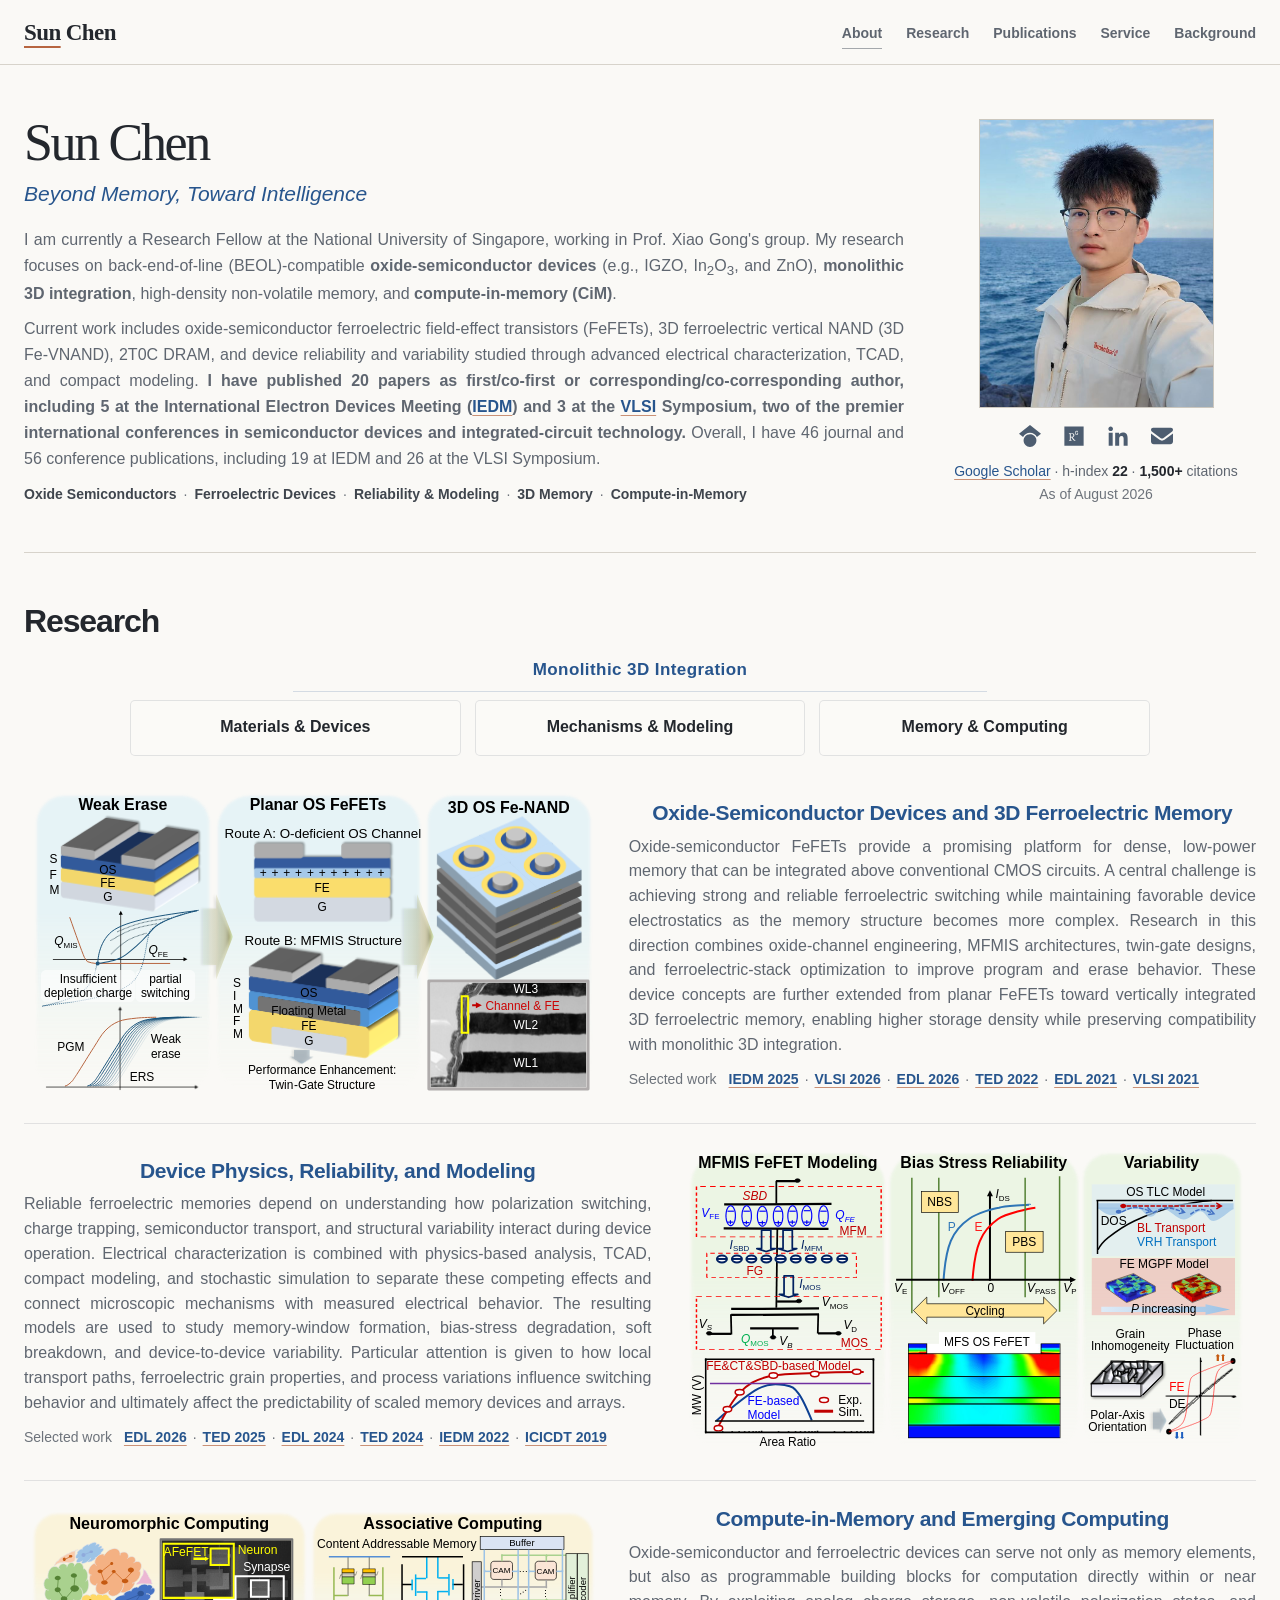
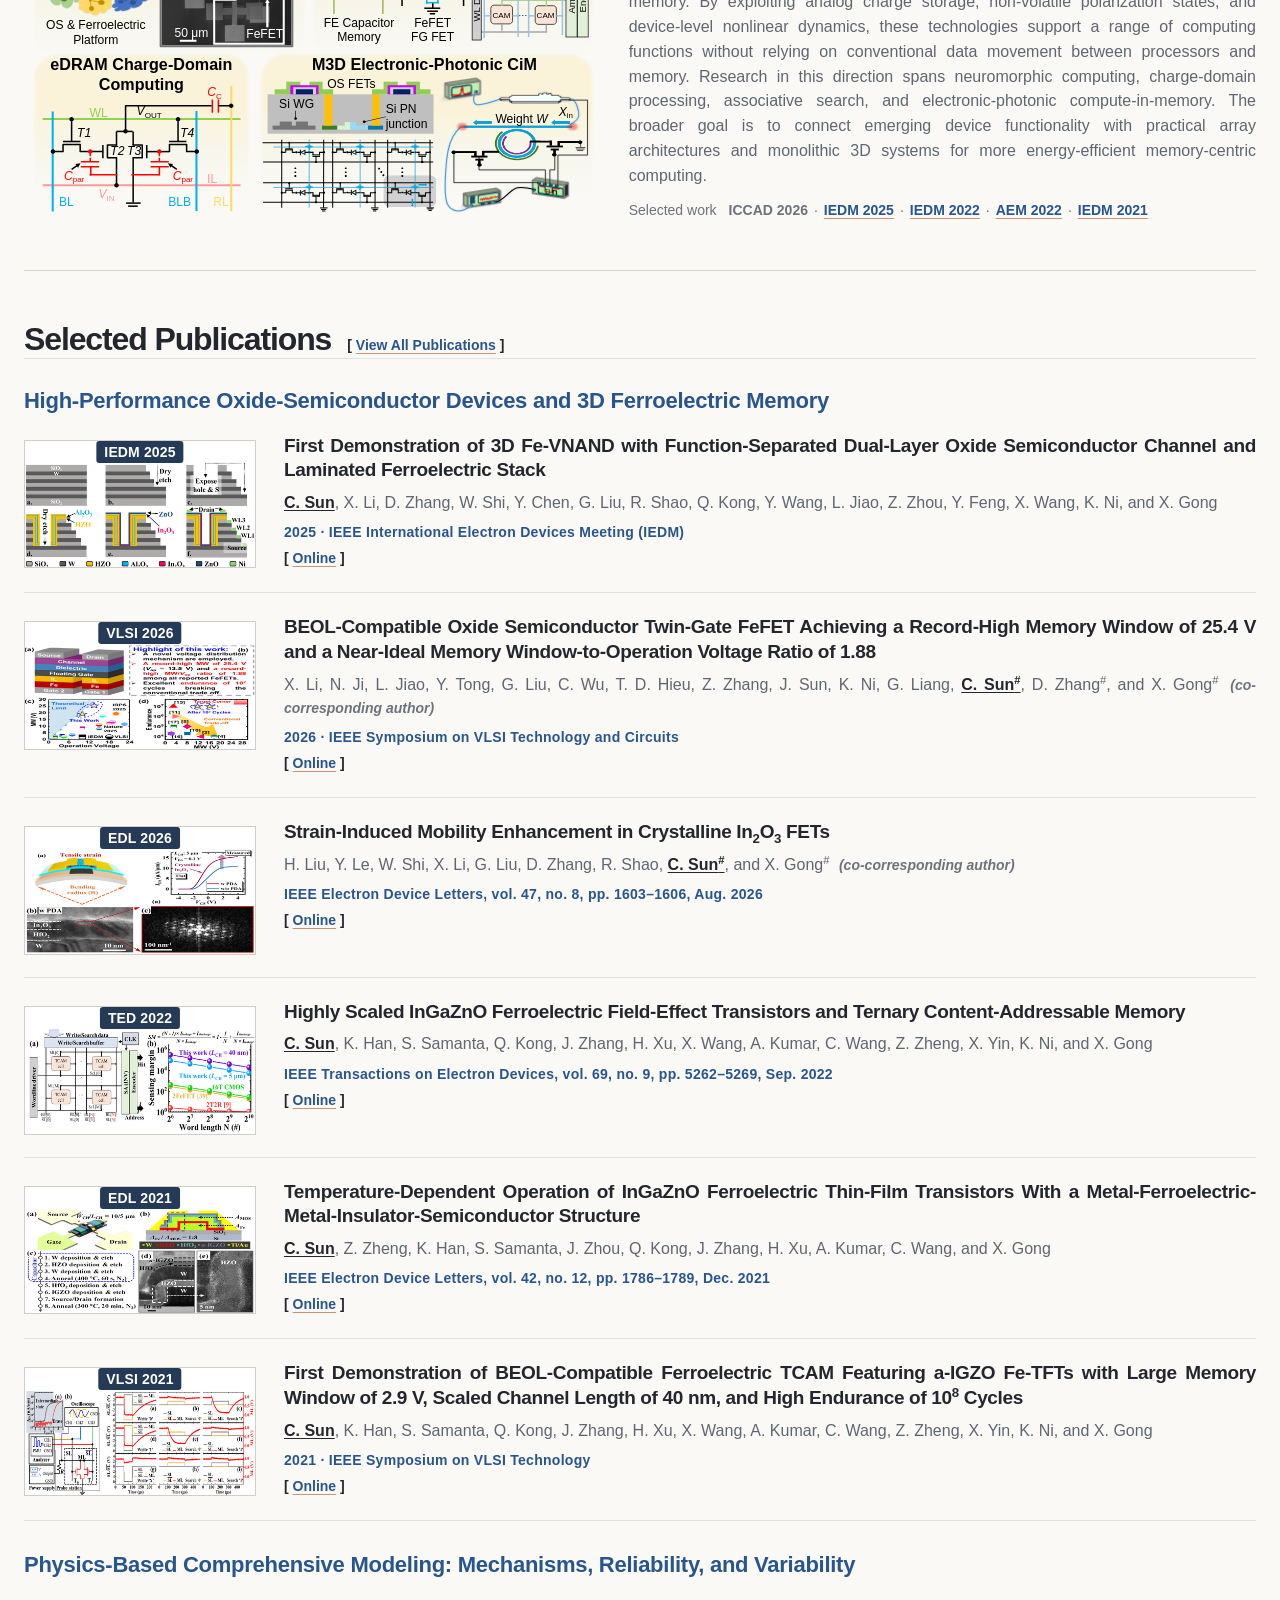
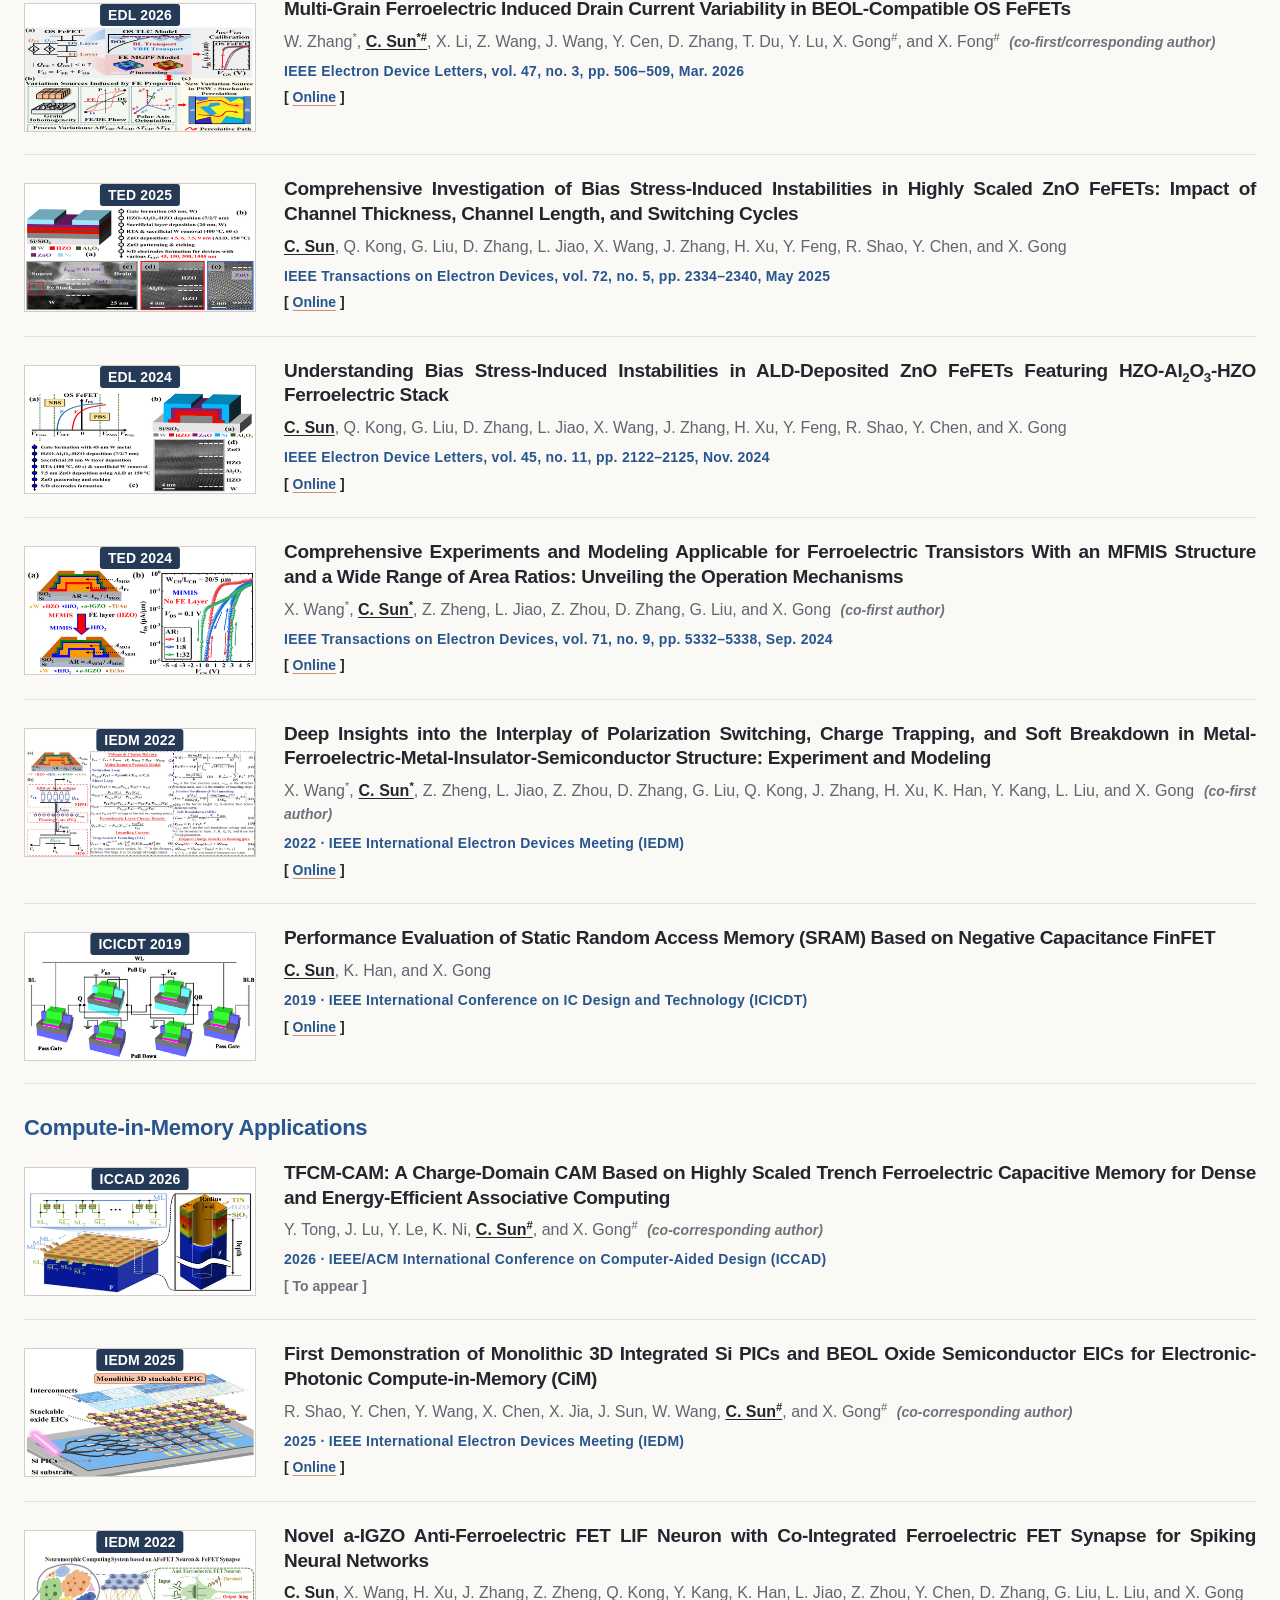
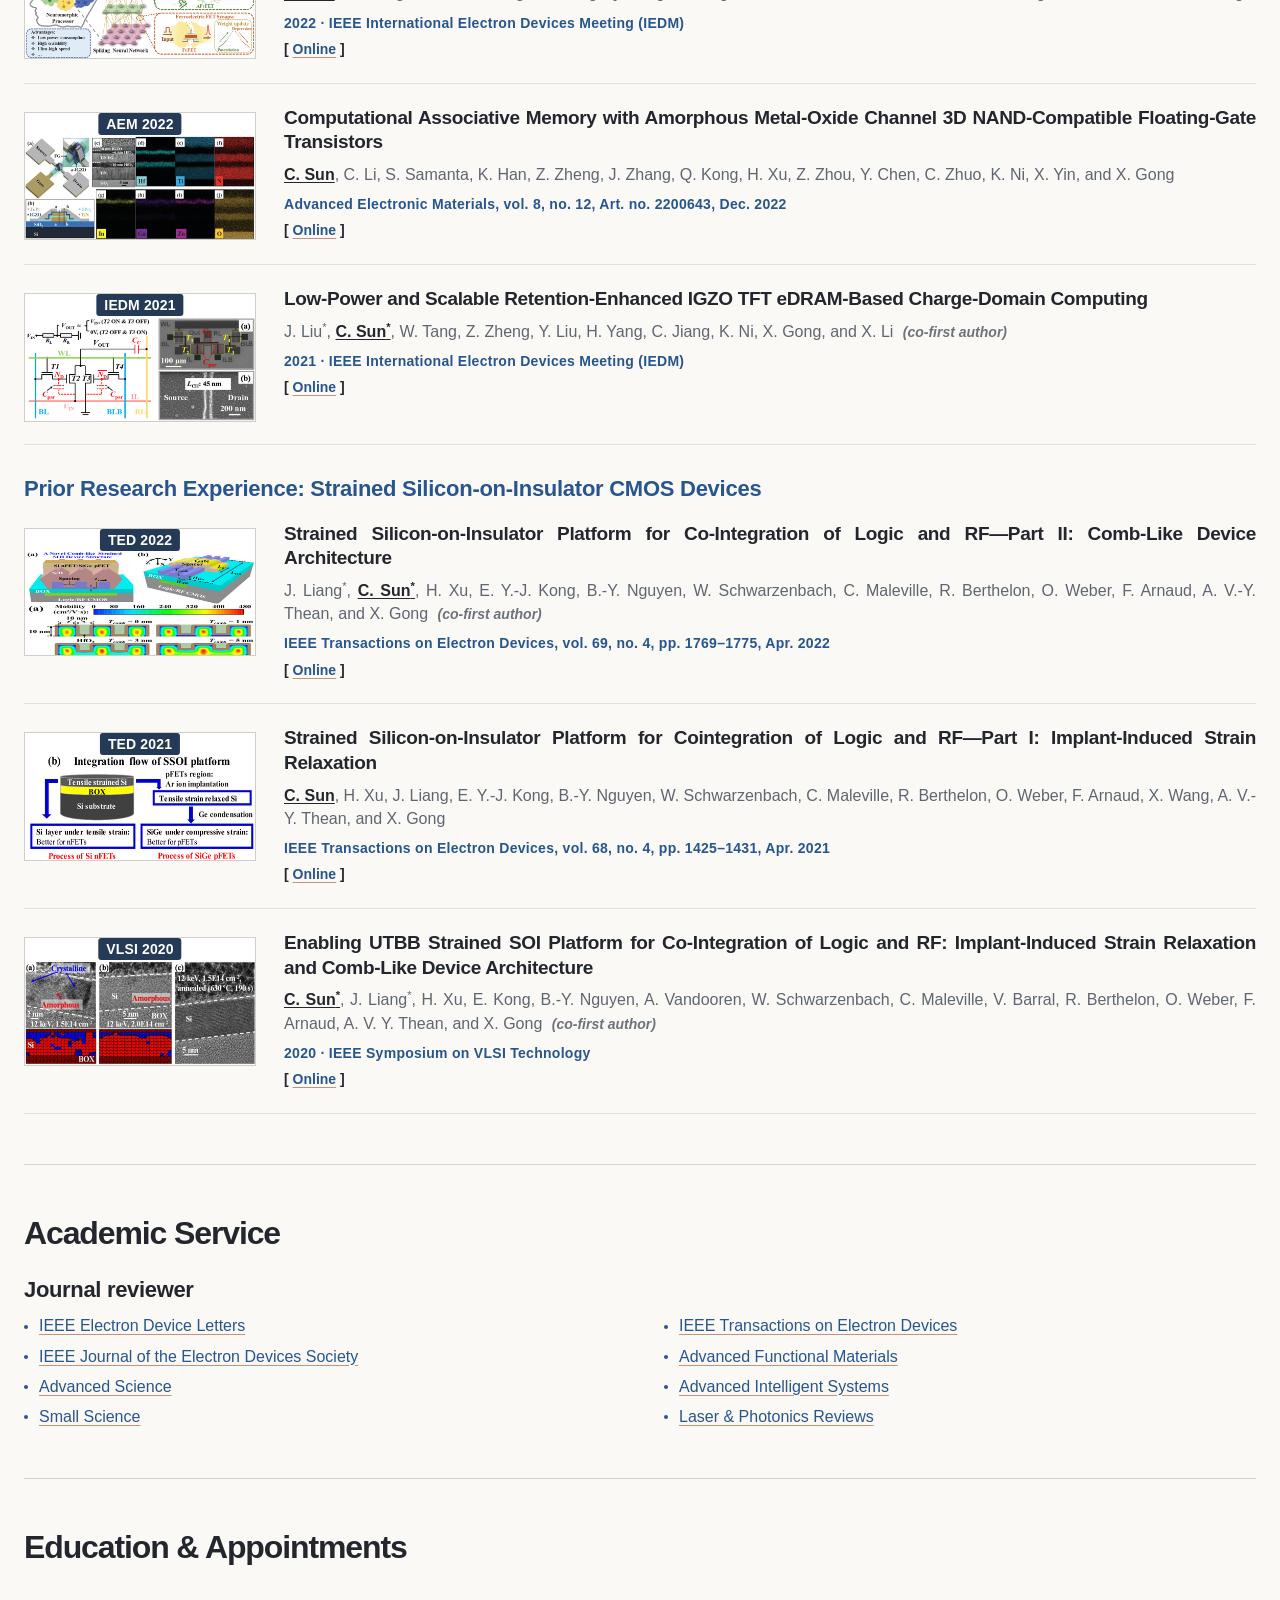
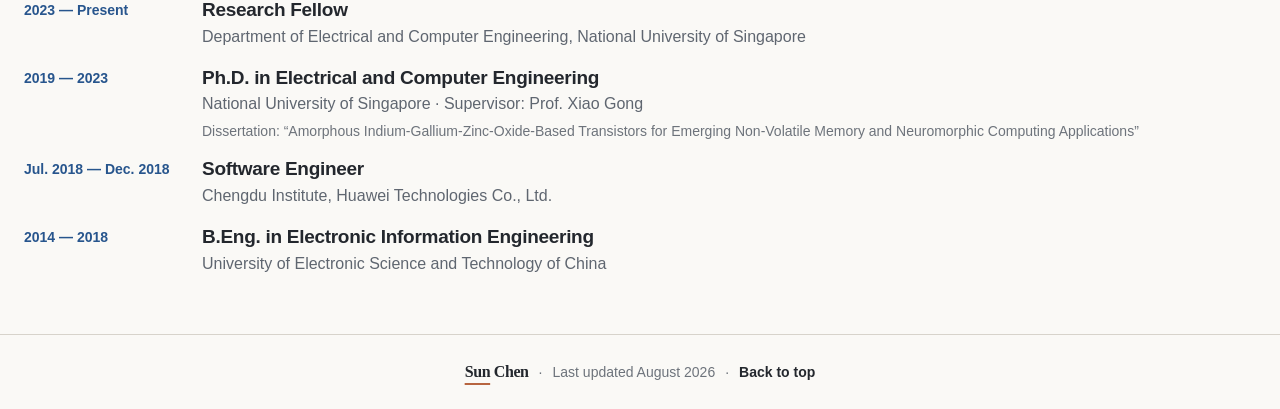
<file: index.html>
<!doctype html>
<html lang="en">
  <head>
    <meta charset="utf-8" />
    <meta name="viewport" content="width=device-width, initial-scale=1" />
    <title>Sun Chen | Research Profile</title>
    <meta name="description" content="Sun Chen researches BEOL-compatible oxide-semiconductor devices, ferroelectric memory, monolithic 3D integration, and compute-in-memory at the National University of Singapore." />
    <meta property="og:title" content="Sun Chen | Research Profile" />
    <meta property="og:description" content="Research in oxide-semiconductor devices, ferroelectric memory, monolithic 3D integration, and compute-in-memory." />
    <meta property="og:type" content="website" />
    <meta property="og:url" content="https://sunchen-sg.github.io/" />
    <meta property="og:image" content="https://sunchen-sg.github.io/og.png" />
    <meta name="twitter:card" content="summary_large_image" />
    <meta name="twitter:title" content="Sun Chen | Research Profile" />
    <meta name="twitter:description" content="Research in oxide-semiconductor devices, ferroelectric memory, monolithic 3D integration, and compute-in-memory." />
    <meta name="twitter:image" content="https://sunchen-sg.github.io/og.png" />
    <link rel="icon" href="./assets/favicon/favicon.ico" sizes="any" />
    <link rel="icon" type="image/png" sizes="32x32" href="./assets/favicon/favicon-32x32.png" />
    <link rel="icon" type="image/png" sizes="16x16" href="./assets/favicon/favicon-16x16.png" />
    <link rel="apple-touch-icon" sizes="180x180" href="./assets/favicon/apple-touch-icon.png" />
    <link rel="stylesheet" href="./styles.css?v=20260821r52" />
    <script src="./assets/js/main.js?v=20260821r2" defer></script>
  </head>
  <body>
    <a class="skip-link" href="#content">Skip to content</a>

    <header class="site-header" id="top">
      <div class="header-inner">
        <a class="wordmark" href="#top" aria-label="Sun Chen, home"><span>Sun</span> Chen</a>
        <nav aria-label="Primary navigation">
          <a href="#about">About</a>
          <a href="#research">Research</a>
          <a href="#publications">Publications</a>
          <a href="#activities">Service</a>
          <a href="#background">Background</a>
        </nav>
      </div>
    </header>

    <main id="content">
      <section class="section profile-section" id="about" aria-labelledby="profile-name">
        <div class="profile-grid">
          <div class="profile-copy">
            <div class="profile-identity">
              <h1 id="profile-name">Sun Chen</h1>
              <p class="profile-tagline">Beyond Memory, Toward Intelligence</p>
            </div>
            <div class="about-copy">
              <p>I am currently a Research Fellow at the National University of Singapore, working in Prof. Xiao Gong's group. My research focuses on back-end-of-line (BEOL)-compatible <strong>oxide-semiconductor devices</strong> (e.g., IGZO, In<sub>2</sub>O<sub>3</sub>, and ZnO), <strong>monolithic 3D integration</strong>, high-density non-volatile memory, and <strong>compute-in-memory (CiM)</strong>.</p>
              <p>Current work includes oxide-semiconductor ferroelectric field-effect transistors (FeFETs), 3D ferroelectric vertical NAND (3D Fe-VNAND), 2T0C DRAM, and device reliability and variability studied through advanced electrical characterization, TCAD, and compact modeling. <strong>I have published 20 papers as first/co-first or corresponding/co-corresponding author, including 5 at the International Electron Devices Meeting (<a class="conference-link" href="https://ieee-iedm.org/" target="_blank" rel="noreferrer">IEDM</a>) and 3 at the <a class="conference-link" href="https://www.vlsisymposium.org/" target="_blank" rel="noreferrer">VLSI</a> Symposium, two of the premier international conferences in semiconductor devices and integrated-circuit technology.</strong> Overall, I have 46 journal and 56 conference publications, including 19 at IEDM and 26 at the VLSI Symposium.</p>
            </div>
            <p class="research-interests"><span>Oxide Semiconductors</span><span>Ferroelectric Devices</span><span>Reliability &amp; Modeling</span><span>3D Memory</span><span>Compute-in-Memory</span></p>
          </div>
          <aside class="profile-sidebar" aria-label="Profile links and Google Scholar metrics">
            <figure class="profile-photo">
              <img src="./assets/profile/sun-chen.jpg" alt="Portrait of Sun Chen" width="1672" height="941" />
            </figure>
            <!-- Font Awesome Free 7.3.1 icons, licensed under CC BY 4.0. -->
            <div class="profile-links" aria-label="Research and contact links">
              <a href="https://scholar.google.com/citations?user=x0WuDBgv8TEC&amp;hl=en" target="_blank" rel="noreferrer" aria-label="Google Scholar" title="Google Scholar">
                <svg class="profile-icon" viewBox="0 0 512 512" aria-hidden="true" focusable="false"><path d="M390.9 298.5s0 .1 .1 .1c9.2 19.4 14.4 41.1 14.4 64-.1 82.5-66.9 149.4-149.4 149.4S106.7 445.1 106.7 362.7c0-22.9 5.2-44.6 14.4-64 1.7-3.6 3.6-7.2 5.6-10.7 4.4-7.6 9.4-14.7 15-21.3 27.4-32.6 68.5-53.3 114.4-53.3 33.6 0 64.6 11.1 89.6 29.9 9.1 6.9 17.4 14.7 24.8 23.5 5.6 6.6 10.6 13.8 15 21.3 2 3.4 3.8 7 5.5 10.5l-.1-.1zm26.4-18.8c-30.1-58.4-91-98.4-161.3-98.4s-131.2 40-161.3 98.4l-94.7-77 256-202.7 256 202.7-94.7 77.1z" /></svg>
              </a>
              <a href="https://www.researchgate.net/profile/Chen-Sun-49" target="_blank" rel="noreferrer" aria-label="ResearchGate" title="ResearchGate">
                <svg class="profile-icon" viewBox="0 0 512 512" aria-hidden="true" focusable="false"><path transform="translate(32 0)" d="M0 32v448h448V32H0zm262.2 334.4c-6.6 3-33.2 6-50-14.2-9.2-10.6-25.3-33.3-42.2-63.6-8.9 0-14.7 0-21.4-.6v46.4c0 23.5 6 21.2 25.8 23.9v8.1c-6.9-.3-23.1-.8-35.6-.8-13.1 0-26.1 .6-33.6 .8v-8.1c15.5-2.9 22-1.3 22-23.9V225c0-22.6-6.4-21-22-23.9V193c25.8 1 53.1-.6 70.9-.6 31.7 0 55.9 14.4 55.9 45.6 0 21.1-16.7 42.2-39.2 47.5 13.6 24.2 30 45.6 42.2 58.9 7.2 7.8 17.2 14.7 27.2 14.7v7.3zm22.9-135c-23.3 0-32.2-15.7-32.2-32.2V167c0-12.2 8.8-30.4 34-30.4s30.4 17.9 30.4 17.9l-10.7 7.2s-5.5-12.5-19.7-12.5c-7.9 0-19.7 7.3-19.7 19.7v26.8c0 13.4 6.6 23.3 17.9 23.3 14.1 0 21.5-10.9 21.5-26.8h-17.9v-10.7h30.4c0 20.5 4.7 49.9-34 49.9zm-116.5 44.7c-9.4 0-13.6-.3-20-.8v-69.7c6.4-.6 15-.6 22.5-.6 23.3 0 37.2 12.2 37.2 34.5 0 21.9-15 36.6-39.7 36.6z" /></svg>
              </a>
              <a href="https://www.linkedin.com/in/chen-sun-719546179/" target="_blank" rel="noreferrer" aria-label="LinkedIn" title="LinkedIn">
                <svg class="profile-icon" viewBox="0 0 512 512" aria-hidden="true" focusable="false"><path transform="translate(32 32)" d="M100.3 448H7.4V148.9h92.9V448zM53.8 108.1C24.1 108.1 0 83.5 0 53.8 0 24.1 24.1 0 53.8 0s53.8 24.1 53.8 53.8c0 29.7-24.1 54.3-53.8 54.3zM447.9 448h-92.7V302.4c0-34.7-.7-79.2-48.3-79.2-48.3 0-55.7 37.7-55.7 76.7V448h-92.8V148.9h89.1v40.8h1.3c12.4-23.5 42.7-48.3 87.9-48.3 94 0 111.3 61.9 111.3 142.3V448h-.1z" /></svg>
              </a>
              <a href="mailto:elesunc@nus.edu.sg?cc=sun.chen@u.nus.edu" aria-label="Email Sun Chen" title="Email Sun Chen">
                <svg class="profile-icon" viewBox="0 0 512 512" aria-hidden="true" focusable="false"><path d="M48 64C21.5 64 0 85.5 0 112c0 15.1 7.1 29.3 19.2 38.4l208 156c17.1 12.8 40.5 12.8 57.6 0l208-156c12.1-9.1 19.2-23.3 19.2-38.4 0-26.5-21.5-48-48-48H48zM0 196v188c0 35.3 28.7 64 64 64h384c35.3 0 64-28.7 64-64V196L313.6 344.8c-34.1 25.6-81.1 25.6-115.2 0L0 196z" /></svg>
              </a>
            </div>
            <p class="research-metrics" aria-label="Google Scholar metrics">
              <span><a class="conference-link" href="https://scholar.google.com/citations?user=x0WuDBgv8TEC&amp;hl=en" target="_blank" rel="noreferrer">Google Scholar</a> · h-index <strong>22</strong> · <strong>1,500+</strong> citations</span>
              <span class="metrics-date">As of August 2026</span>
            </p>
          </aside>
        </div>
      </section>

      <section class="section research-section" id="research" aria-labelledby="research-title">
        <div class="section-body">
          <h2 id="research-title">Research</h2>
          <div class="research-overview" role="group" aria-labelledby="research-overview-platform">
            <p class="research-overview-platform" id="research-overview-platform">Monolithic 3D Integration</p>
            <ul class="research-overview-areas" aria-label="Parallel and interconnected research dimensions">
              <li>Materials &amp; Devices</li>
              <li>Mechanisms &amp; Modeling</li>
              <li>Memory &amp; Computing</li>
            </ul>
          </div>

          <div class="research-themes" aria-label="Current research themes">
            <article class="research-theme research-theme--visual-left">
              <figure class="research-visual research-visual--wide">
                <img src="./assets/research/research-direction-1.svg?v=20260821r2" alt="Research overview of oxide-semiconductor ferroelectric devices and 3D ferroelectric vertical NAND" width="1124" height="620" loading="lazy" decoding="async" />
              </figure>
              <div class="research-theme-copy">
                <h3>Oxide-Semiconductor Devices and 3D Ferroelectric Memory</h3>
                <p class="research-theme-description">Oxide-semiconductor FeFETs provide a promising platform for dense, low-power memory that can be integrated above conventional CMOS circuits. A central challenge is achieving strong and reliable ferroelectric switching while maintaining favorable device electrostatics as the memory structure becomes more complex. Research in this direction combines oxide-channel engineering, MFMIS architectures, twin-gate designs, and ferroelectric-stack optimization to improve program and erase behavior. These device concepts are further extended from planar FeFETs toward vertically integrated 3D ferroelectric memory, enabling higher storage density while preserving compatibility with monolithic 3D integration.</p>
                <p class="research-selected-work"><span class="research-selected-work-label">Selected work</span><span class="research-selected-work-links"><a class="research-work-link" href="https://doi.org/10.1109/IEDM50572.2025.11353857" target="_blank" rel="noreferrer">IEDM 2025</a><span class="research-work-separator" aria-hidden="true">·</span><a class="research-work-link" href="https://doi.org/10.1109/VLSITECHNOLOGYANDCIR65830.2026.11577596" target="_blank" rel="noreferrer">VLSI 2026</a><span class="research-work-separator" aria-hidden="true">·</span><a class="research-work-link" href="https://doi.org/10.1109/LED.2026.3699513" target="_blank" rel="noreferrer">EDL 2026</a><span class="research-work-separator" aria-hidden="true">·</span><a class="research-work-link" href="https://doi.org/10.1109/TED.2022.3188582" target="_blank" rel="noreferrer">TED 2022</a><span class="research-work-separator" aria-hidden="true">·</span><a class="research-work-link" href="https://doi.org/10.1109/LED.2021.3121677" target="_blank" rel="noreferrer">EDL 2021</a><span class="research-work-separator" aria-hidden="true">·</span><a class="research-work-link" href="https://ieeexplore.ieee.org/document/9508656" target="_blank" rel="noreferrer">VLSI 2021</a></span></p>
              </div>
            </article>
            <article class="research-theme research-theme--visual-right">
              <figure class="research-visual research-visual--wide">
                <img src="./assets/research/research-direction-2.svg?v=20260821r2" alt="Research overview of MFMIS FeFET modeling, bias-stress reliability, and variability" width="1128" height="619" loading="lazy" decoding="async" />
              </figure>
              <div class="research-theme-copy">
                <h3>Device Physics, Reliability, and Modeling</h3>
                <p class="research-theme-description">Reliable ferroelectric memories depend on understanding how polarization switching, charge trapping, semiconductor transport, and structural variability interact during device operation. Electrical characterization is combined with physics-based analysis, TCAD, compact modeling, and stochastic simulation to separate these competing effects and connect microscopic mechanisms with measured electrical behavior. The resulting models are used to study memory-window formation, bias-stress degradation, soft breakdown, and device-to-device variability. Particular attention is given to how local transport paths, ferroelectric grain properties, and process variations influence switching behavior and ultimately affect the predictability of scaled memory devices and arrays.</p>
                <p class="research-selected-work"><span class="research-selected-work-label">Selected work</span><span class="research-selected-work-links"><a class="research-work-link" href="https://doi.org/10.1109/LED.2025.3641622" target="_blank" rel="noreferrer">EDL 2026</a><span class="research-work-separator" aria-hidden="true">·</span><a class="research-work-link" href="https://doi.org/10.1109/TED.2025.3555263" target="_blank" rel="noreferrer">TED 2025</a><span class="research-work-separator" aria-hidden="true">·</span><a class="research-work-link" href="https://doi.org/10.1109/LED.2024.3462933" target="_blank" rel="noreferrer">EDL 2024</a><span class="research-work-separator" aria-hidden="true">·</span><a class="research-work-link" href="https://doi.org/10.1109/TED.2024.3421180" target="_blank" rel="noreferrer">TED 2024</a><span class="research-work-separator" aria-hidden="true">·</span><a class="research-work-link" href="https://doi.org/10.1109/IEDM45625.2022.10019390" target="_blank" rel="noreferrer">IEDM 2022</a><span class="research-work-separator" aria-hidden="true">·</span><a class="research-work-link" href="https://doi.org/10.1109/ICICDT.2019.8790831" target="_blank" rel="noreferrer">ICICDT 2019</a></span></p>
              </div>
            </article>
            <article class="research-theme research-theme--visual-left">
              <figure class="research-visual research-visual--wide">
                <img src="./assets/research/research-direction-3.svg?v=20260821r3" alt="Research overview of neuromorphic computing, associative computing, charge-domain computing, and monolithic 3D electronic-photonic compute-in-memory" width="1120" height="612" loading="lazy" decoding="async" />
              </figure>
              <div class="research-theme-copy">
                <h3>Compute-in-Memory and Emerging Computing</h3>
                <p class="research-theme-description">Oxide-semiconductor and ferroelectric devices can serve not only as memory elements, but also as programmable building blocks for computation directly within or near memory. By exploiting analog charge storage, non-volatile polarization states, and device-level nonlinear dynamics, these technologies support a range of computing functions without relying on conventional data movement between processors and memory. Research in this direction spans neuromorphic computing, charge-domain processing, associative search, and electronic-photonic compute-in-memory. The broader goal is to connect emerging device functionality with practical array architectures and monolithic 3D systems for more energy-efficient memory-centric computing.</p>
                <p class="research-selected-work"><span class="research-selected-work-label">Selected work</span><span class="research-selected-work-links"><span>ICCAD 2026</span><span class="research-work-separator" aria-hidden="true">·</span><a class="research-work-link" href="https://doi.org/10.1109/IEDM50572.2025.11353726" target="_blank" rel="noreferrer">IEDM 2025</a><span class="research-work-separator" aria-hidden="true">·</span><a class="research-work-link" href="https://doi.org/10.1109/IEDM45625.2022.10019526" target="_blank" rel="noreferrer">IEDM 2022</a><span class="research-work-separator" aria-hidden="true">·</span><a class="research-work-link" href="https://doi.org/10.1002/aelm.202200643" target="_blank" rel="noreferrer">AEM 2022</a><span class="research-work-separator" aria-hidden="true">·</span><a class="research-work-link" href="https://doi.org/10.1109/IEDM19574.2021.9720576" target="_blank" rel="noreferrer">IEDM 2021</a></span></p>
              </div>
            </article>
          </div>

        </div>
      </section>

      <section class="section publications-section" id="publications" aria-labelledby="publications-title">
        <div class="section-body">
          <div class="section-title-row">
            <h2 id="publications-title">Selected Publications</h2>
            <span class="full-list-link">[ <a class="full-list-link-anchor" href="/publications/">View All Publications</a> ]</span>
          </div>
          <div class="publication-list">
            <h3 class="publication-group-title">High-Performance Oxide-Semiconductor Devices and 3D Ferroelectric Memory</h3>
            <article class="publication" data-publication-id="PGSW855G">
              <a class="paper-thumb" data-badge="IEDM 2025" href="https://doi.org/10.1109/IEDM50572.2025.11353857" target="_blank" rel="noreferrer" aria-label="Open 3D Fe-VNAND paper page"><img src="./assets/thumbnails/publication-05.png" alt="3D Fe-VNAND architecture and cross-sectional microscopy" width="450" height="250" loading="lazy" /></a>
              <div class="paper-copy"><h3>First Demonstration of 3D Fe-VNAND with Function-Separated Dual-Layer Oxide Semiconductor Channel and Laminated Ferroelectric Stack</h3><p class="paper-authors"><strong>C. Sun</strong>, X. Li, D. Zhang, W. Shi, Y. Chen, G. Liu, R. Shao, Q. Kong, Y. Wang, L. Jiao, Z. Zhou, Y. Feng, X. Wang, K. Ni, and X. Gong</p><div class="paper-meta"><p class="paper-year">2025 · IEEE International Electron Devices Meeting (IEDM)</p><span class="paper-link">[ <a class="paper-link-anchor" href="https://doi.org/10.1109/IEDM50572.2025.11353857" target="_blank" rel="noreferrer">Online</a> ]</span></div></div>
            </article>
            <article class="publication" data-publication-id="XYRRB4ID">
              <a class="paper-thumb" data-badge="VLSI 2026" href="https://doi.org/10.1109/VLSITECHNOLOGYANDCIR65830.2026.11577596" target="_blank" rel="noreferrer" aria-label="Open twin-gate FeFET paper page"><img src="./assets/thumbnails/publication-03.png" alt="Twin-gate FeFET structure and memory-window results" width="450" height="250" loading="lazy" /></a>
              <div class="paper-copy"><h3>BEOL-Compatible Oxide Semiconductor Twin-Gate FeFET Achieving a Record-High Memory Window of 25.4 V and a Near-Ideal Memory Window-to-Operation Voltage Ratio of 1.88</h3><p class="paper-authors">X. Li, N. Ji, L. Jiao, Y. Tong, G. Liu, C. Wu, T. D. Hieu, Z. Zhang, J. Sun, K. Ni, G. Liang, <strong>C. Sun<sup>#</sup></strong>, D. Zhang<sup>#</sup>, and X. Gong<sup>#</sup> <span class="paper-role">(co-corresponding author)</span></p><div class="paper-meta"><p class="paper-year">2026 · IEEE Symposium on VLSI Technology and Circuits</p><span class="paper-link">[ <a class="paper-link-anchor" href="https://doi.org/10.1109/VLSITECHNOLOGYANDCIR65830.2026.11577596" target="_blank" rel="noreferrer">Online</a> ]</span></div></div>
            </article>
            <article class="publication" data-publication-id="R2A6NJL9">
              <a class="paper-thumb" data-badge="EDL 2026" href="https://doi.org/10.1109/LED.2026.3699513" target="_blank" rel="noreferrer" aria-label="Open strain-enhanced indium oxide FET paper page"><img src="./assets/thumbnails/publication-02.png" alt="Flexible indium oxide FET structure and mobility under strain" width="450" height="250" loading="lazy" /></a>
              <div class="paper-copy"><h3>Strain-Induced Mobility Enhancement in Crystalline In<sub>2</sub>O<sub>3</sub> FETs</h3><p class="paper-authors">H. Liu, Y. Le, W. Shi, X. Li, G. Liu, D. Zhang, R. Shao, <strong>C. Sun<sup>#</sup></strong>, and X. Gong<sup>#</sup> <span class="paper-role">(co-corresponding author)</span></p><div class="paper-meta"><p class="paper-year">IEEE Electron Device Letters, vol. 47, no. 8, pp. 1603–1606, Aug. 2026</p><span class="paper-link">[ <a class="paper-link-anchor" href="https://doi.org/10.1109/LED.2026.3699513" target="_blank" rel="noreferrer">Online</a> ]</span></div></div>
            </article>
            <article class="publication" data-publication-id="BYCEV7X2">
              <a class="paper-thumb" data-badge="TED 2022" href="https://doi.org/10.1109/TED.2022.3188582" target="_blank" rel="noreferrer" aria-label="Open scaled InGaZnO FeFET and TCAM paper page"><img src="./assets/thumbnails/publication-13.png" alt="Ternary content-addressable memory cell and search waveforms" width="450" height="250" loading="lazy" /></a>
              <div class="paper-copy"><h3>Highly Scaled InGaZnO Ferroelectric Field-Effect Transistors and Ternary Content-Addressable Memory</h3><p class="paper-authors"><strong>C. Sun</strong>, K. Han, S. Samanta, Q. Kong, J. Zhang, H. Xu, X. Wang, A. Kumar, C. Wang, Z. Zheng, X. Yin, K. Ni, and X. Gong</p><div class="paper-meta"><p class="paper-year">IEEE Transactions on Electron Devices, vol. 69, no. 9, pp. 5262–5269, Sep. 2022</p><span class="paper-link">[ <a class="paper-link-anchor" href="https://doi.org/10.1109/TED.2022.3188582" target="_blank" rel="noreferrer">Online</a> ]</span></div></div>
            </article>
            <article class="publication" data-publication-id="MUFETFHJ">
              <a class="paper-thumb" data-badge="EDL 2021" href="https://doi.org/10.1109/LED.2021.3121677" target="_blank" rel="noreferrer" aria-label="Open temperature-dependent FeTFT paper page"><img src="./assets/thumbnails/publication-16.png" alt="InGaZnO ferroelectric thin-film transistor and temperature-dependent characteristics" width="450" height="250" loading="lazy" /></a>
              <div class="paper-copy"><h3>Temperature-Dependent Operation of InGaZnO Ferroelectric Thin-Film Transistors With a Metal-Ferroelectric-Metal-Insulator-Semiconductor Structure</h3><p class="paper-authors"><strong>C. Sun</strong>, Z. Zheng, K. Han, S. Samanta, J. Zhou, Q. Kong, J. Zhang, H. Xu, A. Kumar, C. Wang, and X. Gong</p><div class="paper-meta"><p class="paper-year">IEEE Electron Device Letters, vol. 42, no. 12, pp. 1786–1789, Dec. 2021</p><span class="paper-link">[ <a class="paper-link-anchor" href="https://doi.org/10.1109/LED.2021.3121677" target="_blank" rel="noreferrer">Online</a> ]</span></div></div>
            </article>
            <article class="publication" data-publication-id="U4FN2CCK">
              <a class="paper-thumb" data-badge="VLSI 2021" href="https://ieeexplore.ieee.org/document/9508656" target="_blank" rel="noreferrer" aria-label="Open ferroelectric TCAM paper page"><img src="./assets/thumbnails/publication-17.png" alt="Ferroelectric thin-film transistor TCAM and search waveforms" width="450" height="250" loading="lazy" /></a>
              <div class="paper-copy"><h3>First Demonstration of BEOL-Compatible Ferroelectric TCAM Featuring a-IGZO Fe-TFTs with Large Memory Window of 2.9 V, Scaled Channel Length of 40 nm, and High Endurance of 10<sup>8</sup> Cycles</h3><p class="paper-authors"><strong>C. Sun</strong>, K. Han, S. Samanta, Q. Kong, J. Zhang, H. Xu, X. Wang, A. Kumar, C. Wang, Z. Zheng, X. Yin, K. Ni, and X. Gong</p><div class="paper-meta"><p class="paper-year">2021 · IEEE Symposium on VLSI Technology</p><span class="paper-link">[ <a class="paper-link-anchor" href="https://ieeexplore.ieee.org/document/9508656" target="_blank" rel="noreferrer">Online</a> ]</span></div></div>
            </article>
            <h3 class="publication-group-title">Physics-Based Comprehensive Modeling: Mechanisms, Reliability, and Variability</h3>
            <article class="publication" data-publication-id="M9UP748C">
              <a class="paper-thumb" data-badge="EDL 2026" href="https://doi.org/10.1109/LED.2025.3641622" target="_blank" rel="noreferrer" aria-label="Open multi-grain variability paper page"><img src="./assets/thumbnails/publication-04.png" alt="Percolation paths and variability analysis for oxide-semiconductor FeFETs" width="450" height="250" loading="lazy" /></a>
              <div class="paper-copy"><h3>Multi-Grain Ferroelectric Induced Drain Current Variability in BEOL-Compatible OS FeFETs</h3><p class="paper-authors">W. Zhang<sup>*</sup>, <strong>C. Sun<sup>*#</sup></strong>, X. Li, Z. Wang, J. Wang, Y. Cen, D. Zhang, T. Du, Y. Lu, X. Gong<sup>#</sup>, and X. Fong<sup>#</sup> <span class="paper-role">(co-first/corresponding author)</span></p><div class="paper-meta"><p class="paper-year">IEEE Electron Device Letters, vol. 47, no. 3, pp. 506–509, Mar. 2026</p><span class="paper-link">[ <a class="paper-link-anchor" href="https://doi.org/10.1109/LED.2025.3641622" target="_blank" rel="noreferrer">Online</a> ]</span></div></div>
            </article>
            <article class="publication" data-publication-id="25IVT4FA">
              <a class="paper-thumb" data-badge="TED 2025" href="https://doi.org/10.1109/TED.2025.3555263" target="_blank" rel="noreferrer" aria-label="Open scaled ZnO FeFET reliability paper page"><img src="./assets/thumbnails/publication-07.png" alt="Scaled ZnO FeFET cross-section and bias-stress mechanisms" width="450" height="250" loading="lazy" /></a>
              <div class="paper-copy"><h3>Comprehensive Investigation of Bias Stress-Induced Instabilities in Highly Scaled ZnO FeFETs: Impact of Channel Thickness, Channel Length, and Switching Cycles</h3><p class="paper-authors"><strong>C. Sun</strong>, Q. Kong, G. Liu, D. Zhang, L. Jiao, X. Wang, J. Zhang, H. Xu, Y. Feng, R. Shao, Y. Chen, and X. Gong</p><div class="paper-meta"><p class="paper-year">IEEE Transactions on Electron Devices, vol. 72, no. 5, pp. 2334–2340, May 2025</p><span class="paper-link">[ <a class="paper-link-anchor" href="https://doi.org/10.1109/TED.2025.3555263" target="_blank" rel="noreferrer">Online</a> ]</span></div></div>
            </article>
            <article class="publication" data-publication-id="3LBWMQEY">
              <a class="paper-thumb" data-badge="EDL 2024" href="https://doi.org/10.1109/LED.2024.3462933" target="_blank" rel="noreferrer" aria-label="Open ZnO FeFET bias-stress paper page"><img src="./assets/thumbnails/publication-08.png" alt="ZnO FeFET structure and bias-stress energy-band mechanism" width="450" height="250" loading="lazy" /></a>
              <div class="paper-copy"><h3>Understanding Bias Stress-Induced Instabilities in ALD-Deposited ZnO FeFETs Featuring HZO-Al<sub>2</sub>O<sub>3</sub>-HZO Ferroelectric Stack</h3><p class="paper-authors"><strong>C. Sun</strong>, Q. Kong, G. Liu, D. Zhang, L. Jiao, X. Wang, J. Zhang, H. Xu, Y. Feng, R. Shao, Y. Chen, and X. Gong</p><div class="paper-meta"><p class="paper-year">IEEE Electron Device Letters, vol. 45, no. 11, pp. 2122–2125, Nov. 2024</p><span class="paper-link">[ <a class="paper-link-anchor" href="https://doi.org/10.1109/LED.2024.3462933" target="_blank" rel="noreferrer">Online</a> ]</span></div></div>
            </article>
            <article class="publication" data-publication-id="7FMRT3GY">
              <a class="paper-thumb" data-badge="TED 2024" href="https://doi.org/10.1109/TED.2024.3421180" target="_blank" rel="noreferrer" aria-label="Open MFMIS modeling paper page"><img src="./assets/thumbnails/publication-09.png" alt="MFMIS model and operation-mode analysis" width="450" height="250" loading="lazy" /></a>
              <div class="paper-copy"><h3>Comprehensive Experiments and Modeling Applicable for Ferroelectric Transistors With an MFMIS Structure and a Wide Range of Area Ratios: Unveiling the Operation Mechanisms</h3><p class="paper-authors">X. Wang<sup>*</sup>, <strong>C. Sun<sup>*</sup></strong>, Z. Zheng, L. Jiao, Z. Zhou, D. Zhang, G. Liu, and X. Gong <span class="paper-role">(co-first author)</span></p><div class="paper-meta"><p class="paper-year">IEEE Transactions on Electron Devices, vol. 71, no. 9, pp. 5332–5338, Sep. 2024</p><span class="paper-link">[ <a class="paper-link-anchor" href="https://doi.org/10.1109/TED.2024.3421180" target="_blank" rel="noreferrer">Online</a> ]</span></div></div>
            </article>
            <article class="publication" data-publication-id="9RUA582A">
              <a class="paper-thumb" data-badge="IEDM 2022" href="https://doi.org/10.1109/IEDM45625.2022.10019390" target="_blank" rel="noreferrer" aria-label="Open polarization and charge-trapping paper page"><img src="./assets/thumbnails/publication-11.png" alt="Ferroelectric transistor model and polarization switching characteristics" width="450" height="250" loading="lazy" /></a>
              <div class="paper-copy"><h3>Deep Insights into the Interplay of Polarization Switching, Charge Trapping, and Soft Breakdown in Metal-Ferroelectric-Metal-Insulator-Semiconductor Structure: Experiment and Modeling</h3><p class="paper-authors">X. Wang<sup>*</sup>, <strong>C. Sun<sup>*</sup></strong>, Z. Zheng, L. Jiao, Z. Zhou, D. Zhang, G. Liu, Q. Kong, J. Zhang, H. Xu, K. Han, Y. Kang, L. Liu, and X. Gong <span class="paper-role">(co-first author)</span></p><div class="paper-meta"><p class="paper-year">2022 · IEEE International Electron Devices Meeting (IEDM)</p><span class="paper-link">[ <a class="paper-link-anchor" href="https://doi.org/10.1109/IEDM45625.2022.10019390" target="_blank" rel="noreferrer">Online</a> ]</span></div></div>
            </article>
            <article class="publication" data-publication-id="HR68YN73">
              <a class="paper-thumb" data-badge="ICICDT 2019" href="https://doi.org/10.1109/ICICDT.2019.8790831" target="_blank" rel="noreferrer" aria-label="Open negative-capacitance SRAM paper page"><img src="./assets/thumbnails/publication-20.png" alt="Negative-capacitance SRAM circuit and static-noise-margin results" width="450" height="250" loading="lazy" /></a>
              <div class="paper-copy"><h3>Performance Evaluation of Static Random Access Memory (SRAM) Based on Negative Capacitance FinFET</h3><p class="paper-authors"><strong>C. Sun</strong>, K. Han, and X. Gong</p><div class="paper-meta"><p class="paper-year">2019 · IEEE International Conference on IC Design and Technology (ICICDT)</p><span class="paper-link">[ <a class="paper-link-anchor" href="https://doi.org/10.1109/ICICDT.2019.8790831" target="_blank" rel="noreferrer">Online</a> ]</span></div></div>
            </article>
            <h3 class="publication-group-title">Compute-in-Memory Applications</h3>
            <article class="publication" data-publication-id="2MF3SQGT">
              <div class="paper-thumb paper-thumb-pending" data-badge="ICCAD 2026"><img src="./assets/thumbnails/publication-01.png" alt="Trench ferroelectric capacitive memory and CAM array structure" width="450" height="250" loading="lazy" /></div>
              <div class="paper-copy"><h3>TFCM-CAM: A Charge-Domain CAM Based on Highly Scaled Trench Ferroelectric Capacitive Memory for Dense and Energy-Efficient Associative Computing</h3><p class="paper-authors">Y. Tong, J. Lu, Y. Le, K. Ni, <strong>C. Sun<sup>#</sup></strong>, and X. Gong<sup>#</sup> <span class="paper-role">(co-corresponding author)</span></p><div class="paper-meta"><p class="paper-year">2026 · IEEE/ACM International Conference on Computer-Aided Design (ICCAD)</p><span class="paper-link paper-link-pending">[ To appear ]</span></div></div>
            </article>
            <article class="publication" data-publication-id="JXPBVZXS">
              <a class="paper-thumb" data-badge="IEDM 2025" href="https://doi.org/10.1109/IEDM50572.2025.11353726" target="_blank" rel="noreferrer" aria-label="Open electronic-photonic compute-in-memory paper page"><img src="./assets/thumbnails/publication-06.png" alt="Monolithic electronic-photonic stack and compute-in-memory results" width="450" height="250" loading="lazy" /></a>
              <div class="paper-copy"><h3>First Demonstration of Monolithic 3D Integrated Si PICs and BEOL Oxide Semiconductor EICs for Electronic-Photonic Compute-in-Memory (CiM)</h3><p class="paper-authors">R. Shao, Y. Chen, Y. Wang, X. Chen, X. Jia, J. Sun, W. Wang, <strong>C. Sun<sup>#</sup></strong>, and X. Gong<sup>#</sup> <span class="paper-role">(co-corresponding author)</span></p><div class="paper-meta"><p class="paper-year">2025 · IEEE International Electron Devices Meeting (IEDM)</p><span class="paper-link">[ <a class="paper-link-anchor" href="https://doi.org/10.1109/IEDM50572.2025.11353726" target="_blank" rel="noreferrer">Online</a> ]</span></div></div>
            </article>
            <article class="publication" data-publication-id="QQVTJIVT">
              <a class="paper-thumb" data-badge="IEDM 2022" href="https://doi.org/10.1109/IEDM45625.2022.10019526" target="_blank" rel="noreferrer" aria-label="Open antiferroelectric neuron paper page"><img src="./assets/thumbnails/publication-10.png" alt="Neuromorphic system and antiferroelectric neuron firing characteristics" width="450" height="250" loading="lazy" /></a>
              <div class="paper-copy"><h3>Novel a-IGZO Anti-Ferroelectric FET LIF Neuron with Co-Integrated Ferroelectric FET Synapse for Spiking Neural Networks</h3><p class="paper-authors"><strong>C. Sun</strong>, X. Wang, H. Xu, J. Zhang, Z. Zheng, Q. Kong, Y. Kang, K. Han, L. Jiao, Z. Zhou, Y. Chen, D. Zhang, G. Liu, L. Liu, and X. Gong</p><div class="paper-meta"><p class="paper-year">2022 · IEEE International Electron Devices Meeting (IEDM)</p><span class="paper-link">[ <a class="paper-link-anchor" href="https://doi.org/10.1109/IEDM45625.2022.10019526" target="_blank" rel="noreferrer">Online</a> ]</span></div></div>
            </article>
            <article class="publication" data-publication-id="APINWCFQ">
              <a class="paper-thumb" data-badge="AEM 2022" href="https://doi.org/10.1002/aelm.202200643" target="_blank" rel="noreferrer" aria-label="Open floating-gate associative memory paper page"><img src="./assets/thumbnails/publication-12.png" alt="Floating-gate transistor microscopy and associative-memory operation" width="450" height="250" loading="lazy" /></a>
              <div class="paper-copy"><h3>Computational Associative Memory with Amorphous Metal-Oxide Channel 3D NAND-Compatible Floating-Gate Transistors</h3><p class="paper-authors"><strong>C. Sun</strong>, C. Li, S. Samanta, K. Han, Z. Zheng, J. Zhang, Q. Kong, H. Xu, Z. Zhou, Y. Chen, C. Zhuo, K. Ni, X. Yin, and X. Gong</p><div class="paper-meta"><p class="paper-year">Advanced Electronic Materials, vol. 8, no. 12, Art. no. 2200643, Dec. 2022</p><span class="paper-link">[ <a class="paper-link-anchor" href="https://doi.org/10.1002/aelm.202200643" target="_blank" rel="noreferrer">Online</a> ]</span></div></div>
            </article>
            <article class="publication" data-publication-id="ZSUXVVB3">
              <a class="paper-thumb" data-badge="IEDM 2021" href="https://doi.org/10.1109/IEDM19574.2021.9720576" target="_blank" rel="noreferrer" aria-label="Open IGZO TFT eDRAM computing paper page"><img src="./assets/thumbnails/publication-15.png" alt="Retention-enhanced IGZO TFT eDRAM cell and measured charge-domain computing" width="450" height="250" loading="lazy" /></a>
              <div class="paper-copy"><h3>Low-Power and Scalable Retention-Enhanced IGZO TFT eDRAM-Based Charge-Domain Computing</h3><p class="paper-authors">J. Liu<sup>*</sup>, <strong>C. Sun<sup>*</sup></strong>, W. Tang, Z. Zheng, Y. Liu, H. Yang, C. Jiang, K. Ni, X. Gong, and X. Li <span class="paper-role">(co-first author)</span></p><div class="paper-meta"><p class="paper-year">2021 · IEEE International Electron Devices Meeting (IEDM)</p><span class="paper-link">[ <a class="paper-link-anchor" href="https://doi.org/10.1109/IEDM19574.2021.9720576" target="_blank" rel="noreferrer">Online</a> ]</span></div></div>
            </article>
            <h3 class="publication-group-title">Prior Research Experience: Strained Silicon-on-Insulator CMOS Devices</h3>
            <article class="publication" data-publication-id="NM36JW2S">
              <a class="paper-thumb" data-badge="TED 2022" href="https://doi.org/10.1109/TED.2022.3154311" target="_blank" rel="noreferrer" aria-label="Open strained SOI Part II paper page"><img src="./assets/thumbnails/publication-14.png" alt="Comb-like strained SOI device architecture and transconductance results" width="450" height="250" loading="lazy" /></a>
              <div class="paper-copy"><h3>Strained Silicon-on-Insulator Platform for Co-Integration of Logic and RF—Part II: Comb-Like Device Architecture</h3><p class="paper-authors">J. Liang<sup>*</sup>, <strong>C. Sun<sup>*</sup></strong>, H. Xu, E. Y.-J. Kong, B.-Y. Nguyen, W. Schwarzenbach, C. Maleville, R. Berthelon, O. Weber, F. Arnaud, A. V.-Y. Thean, and X. Gong <span class="paper-role">(co-first author)</span></p><div class="paper-meta"><p class="paper-year">IEEE Transactions on Electron Devices, vol. 69, no. 4, pp. 1769–1775, Apr. 2022</p><span class="paper-link">[ <a class="paper-link-anchor" href="https://doi.org/10.1109/TED.2022.3154311" target="_blank" rel="noreferrer">Online</a> ]</span></div></div>
            </article>
            <article class="publication" data-publication-id="GU2YSU86">
              <a class="paper-thumb" data-badge="TED 2021" href="https://doi.org/10.1109/TED.2021.3059256" target="_blank" rel="noreferrer" aria-label="Open strained SOI Part I paper page"><img src="./assets/thumbnails/publication-18.png" alt="Strained SOI platform and implant-induced strain-relaxation flow" width="450" height="250" loading="lazy" /></a>
              <div class="paper-copy"><h3>Strained Silicon-on-Insulator Platform for Cointegration of Logic and RF—Part I: Implant-Induced Strain Relaxation</h3><p class="paper-authors"><strong>C. Sun</strong>, H. Xu, J. Liang, E. Y.-J. Kong, B.-Y. Nguyen, W. Schwarzenbach, C. Maleville, R. Berthelon, O. Weber, F. Arnaud, X. Wang, A. V.-Y. Thean, and X. Gong</p><div class="paper-meta"><p class="paper-year">IEEE Transactions on Electron Devices, vol. 68, no. 4, pp. 1425–1431, Apr. 2021</p><span class="paper-link">[ <a class="paper-link-anchor" href="https://doi.org/10.1109/TED.2021.3059256" target="_blank" rel="noreferrer">Online</a> ]</span></div></div>
            </article>
            <article class="publication" data-publication-id="P8XPKTGA">
              <a class="paper-thumb" data-badge="VLSI 2020" href="https://doi.org/10.1109/VLSITechnology18217.2020.9265070" target="_blank" rel="noreferrer" aria-label="Open UTBB strained SOI paper page"><img src="./assets/thumbnails/publication-19.png" alt="Implant microscopy and performance improvement in strained SOI devices" width="450" height="250" loading="lazy" /></a>
              <div class="paper-copy"><h3>Enabling UTBB Strained SOI Platform for Co-Integration of Logic and RF: Implant-Induced Strain Relaxation and Comb-Like Device Architecture</h3><p class="paper-authors"><strong>C. Sun<sup>*</sup></strong>, J. Liang<sup>*</sup>, H. Xu, E. Kong, B.-Y. Nguyen, A. Vandooren, W. Schwarzenbach, C. Maleville, V. Barral, R. Berthelon, O. Weber, F. Arnaud, A. V. Y. Thean, and X. Gong <span class="paper-role">(co-first author)</span></p><div class="paper-meta"><p class="paper-year">2020 · IEEE Symposium on VLSI Technology</p><span class="paper-link">[ <a class="paper-link-anchor" href="https://doi.org/10.1109/VLSITechnology18217.2020.9265070" target="_blank" rel="noreferrer">Online</a> ]</span></div></div>
            </article>
          </div>
        </div>
      </section>

      <section class="section activities-section" id="activities" aria-labelledby="activities-title">
        <div class="section-body">
          <h2 id="activities-title">Academic Service</h2>
          <article class="service-entry">
            <h3>Journal reviewer</h3>
            <ul class="journal-list">
              <li><a href="https://eds.ieee.org/publications/electron-device-letters" target="_blank" rel="noreferrer">IEEE Electron Device Letters</a></li>
              <li><a href="https://eds.ieee.org/publications/transactions-on-electron-devices" target="_blank" rel="noreferrer">IEEE Transactions on Electron Devices</a></li>
              <li><a href="https://eds.ieee.org/publications/journal-of-the-electron-devices-society" target="_blank" rel="noreferrer">IEEE Journal of the Electron Devices Society</a></li>
              <li><a href="https://onlinelibrary.wiley.com/journal/16163028" target="_blank" rel="noreferrer">Advanced Functional Materials</a></li>
              <li><a href="https://onlinelibrary.wiley.com/journal/21983844" target="_blank" rel="noreferrer">Advanced Science</a></li>
              <li><a href="https://onlinelibrary.wiley.com/journal/26404567" target="_blank" rel="noreferrer">Advanced Intelligent Systems</a></li>
              <li><a href="https://onlinelibrary.wiley.com/journal/26884046" target="_blank" rel="noreferrer">Small Science</a></li>
              <li><a href="https://onlinelibrary.wiley.com/journal/18638899" target="_blank" rel="noreferrer">Laser &amp; Photonics Reviews</a></li>
            </ul>
          </article>
        </div>
      </section>

      <section class="section background-section" id="background" aria-labelledby="background-title">
        <div class="section-body">
          <h2 id="background-title">Education &amp; Appointments</h2>
          <div class="timeline">
            <article><p class="timeline-date">2023 — Present</p><div><h3>Research Fellow</h3><p>Department of Electrical and Computer Engineering, National University of Singapore</p></div></article>
            <article>
              <p class="timeline-date">2019 — 2023</p>
              <div><h3>Ph.D. in Electrical and Computer Engineering</h3><p>National University of Singapore · Supervisor: Prof. Xiao Gong</p><p class="dissertation">Dissertation: “Amorphous Indium-Gallium-Zinc-Oxide-Based Transistors for Emerging Non-Volatile Memory and Neuromorphic Computing Applications”</p></div>
            </article>
            <article><p class="timeline-date">Jul. 2018 — Dec. 2018</p><div><h3>Software Engineer</h3><p>Chengdu Institute, Huawei Technologies Co., Ltd.</p></div></article>
            <article><p class="timeline-date">2014 — 2018</p><div><h3>B.Eng. in Electronic Information Engineering</h3><p>University of Electronic Science and Technology of China</p></div></article>
          </div>
        </div>
      </section>

    </main>

    <footer>
      <div class="footer-inner">
        <a class="wordmark footer-wordmark" href="#top"><span>Sun</span> Chen</a>
        <span class="footer-separator" aria-hidden="true">·</span>
        <p>Last updated August 2026</p>
        <span class="footer-separator" aria-hidden="true">·</span>
        <a class="back-to-top" href="#top">Back to top</a>
      </div>
    </footer>
  </body>
</html>
</file>
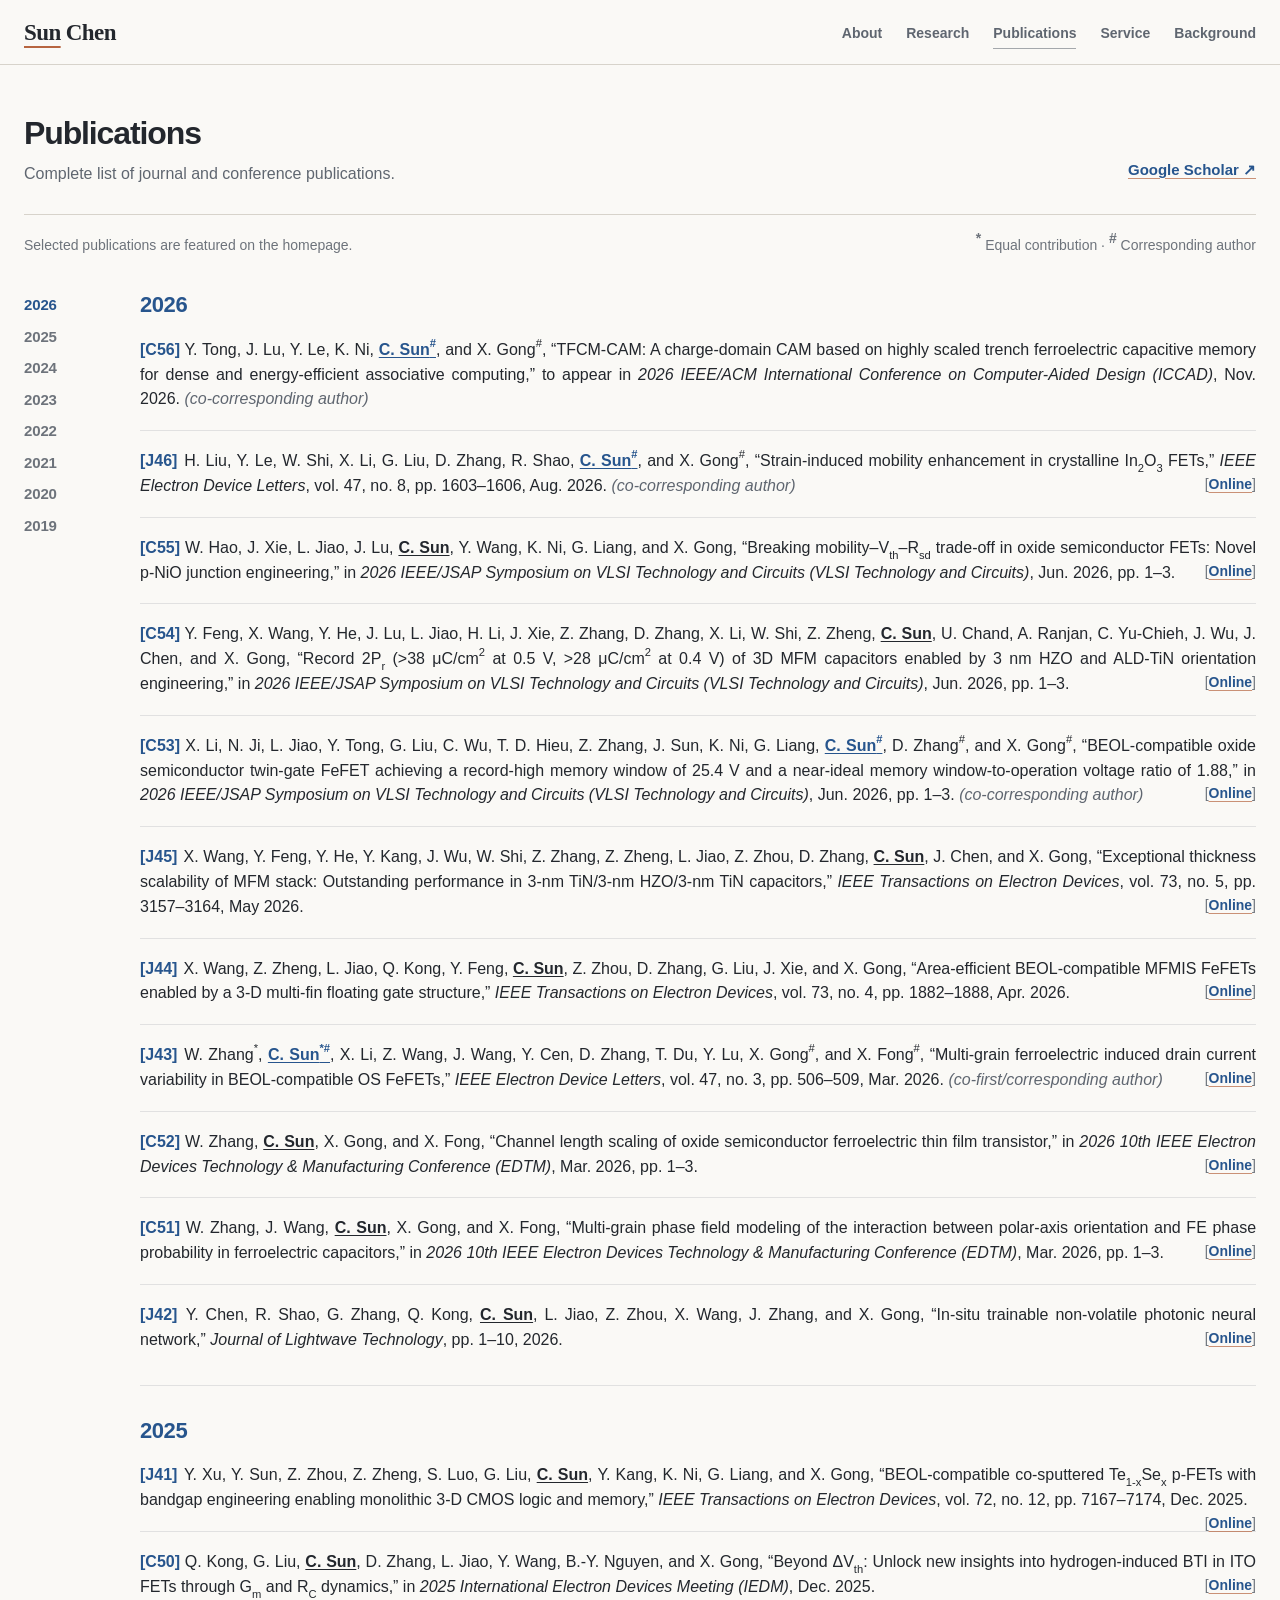
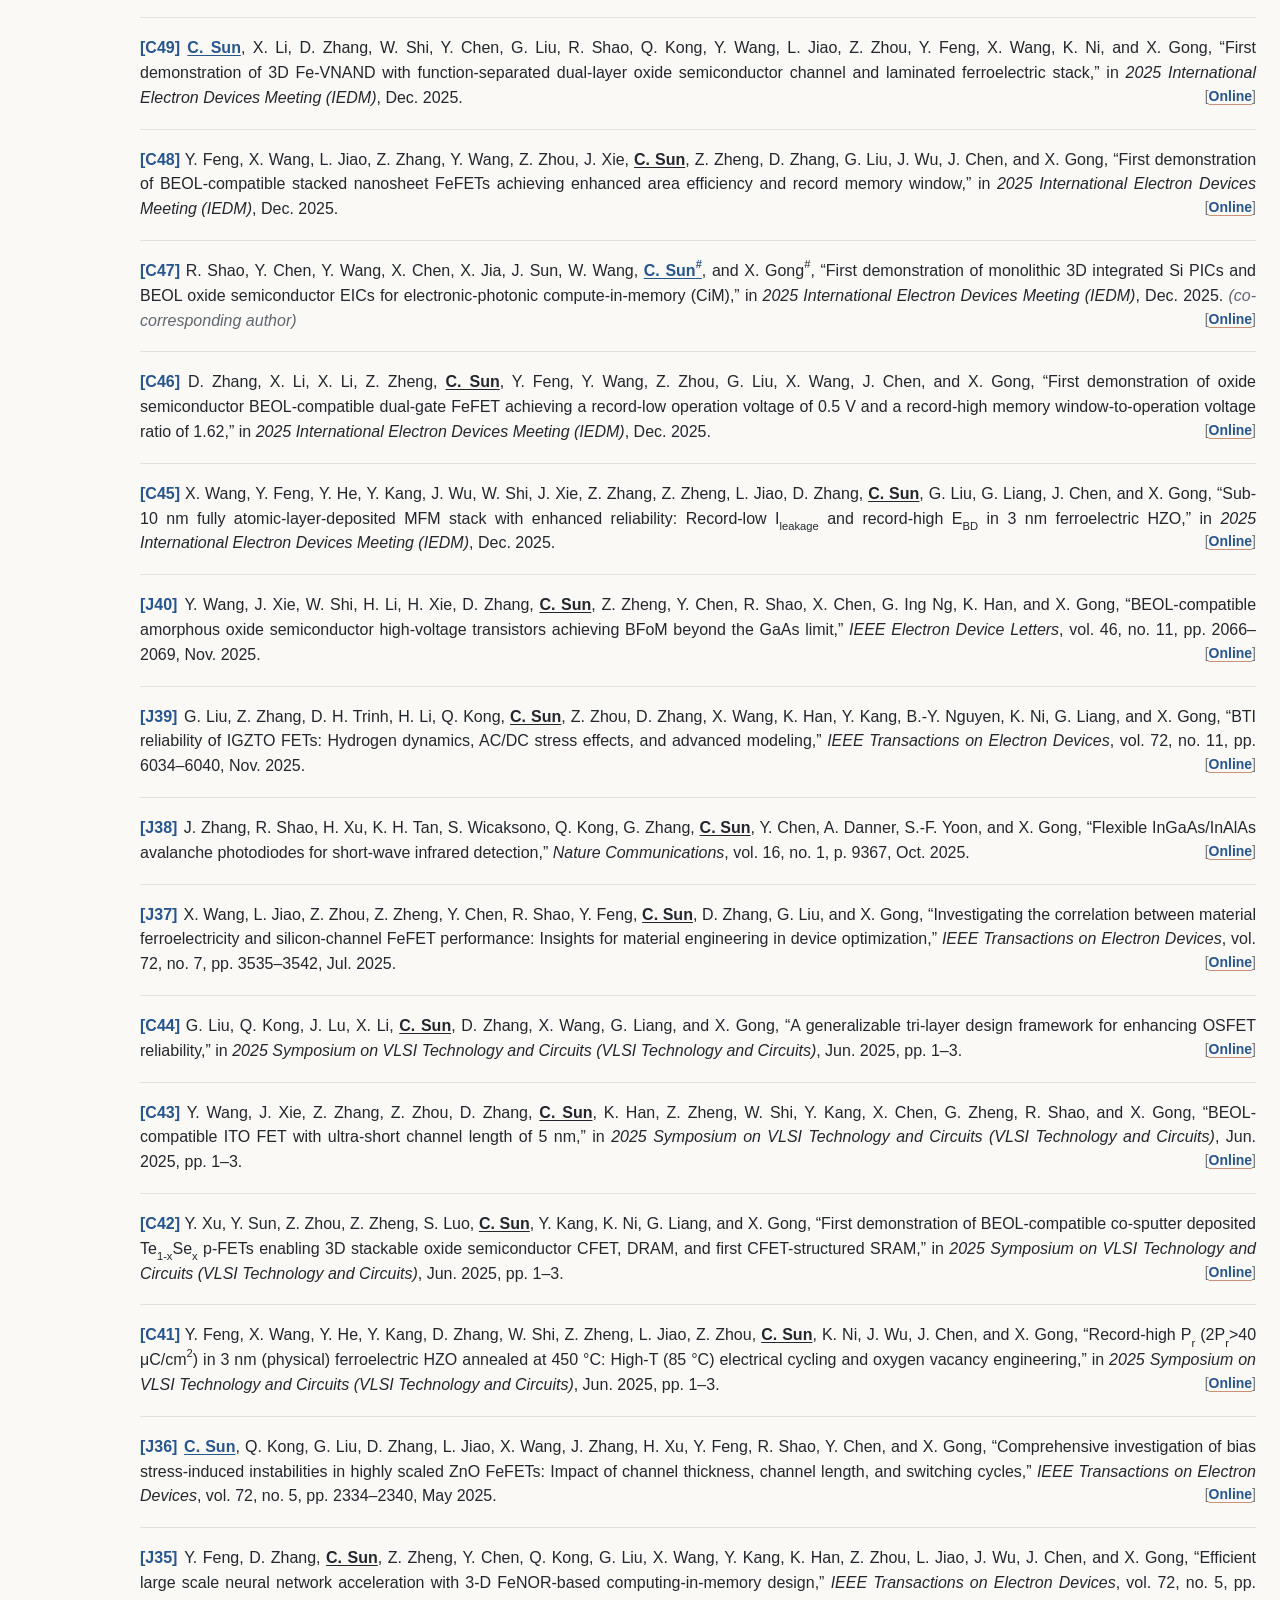
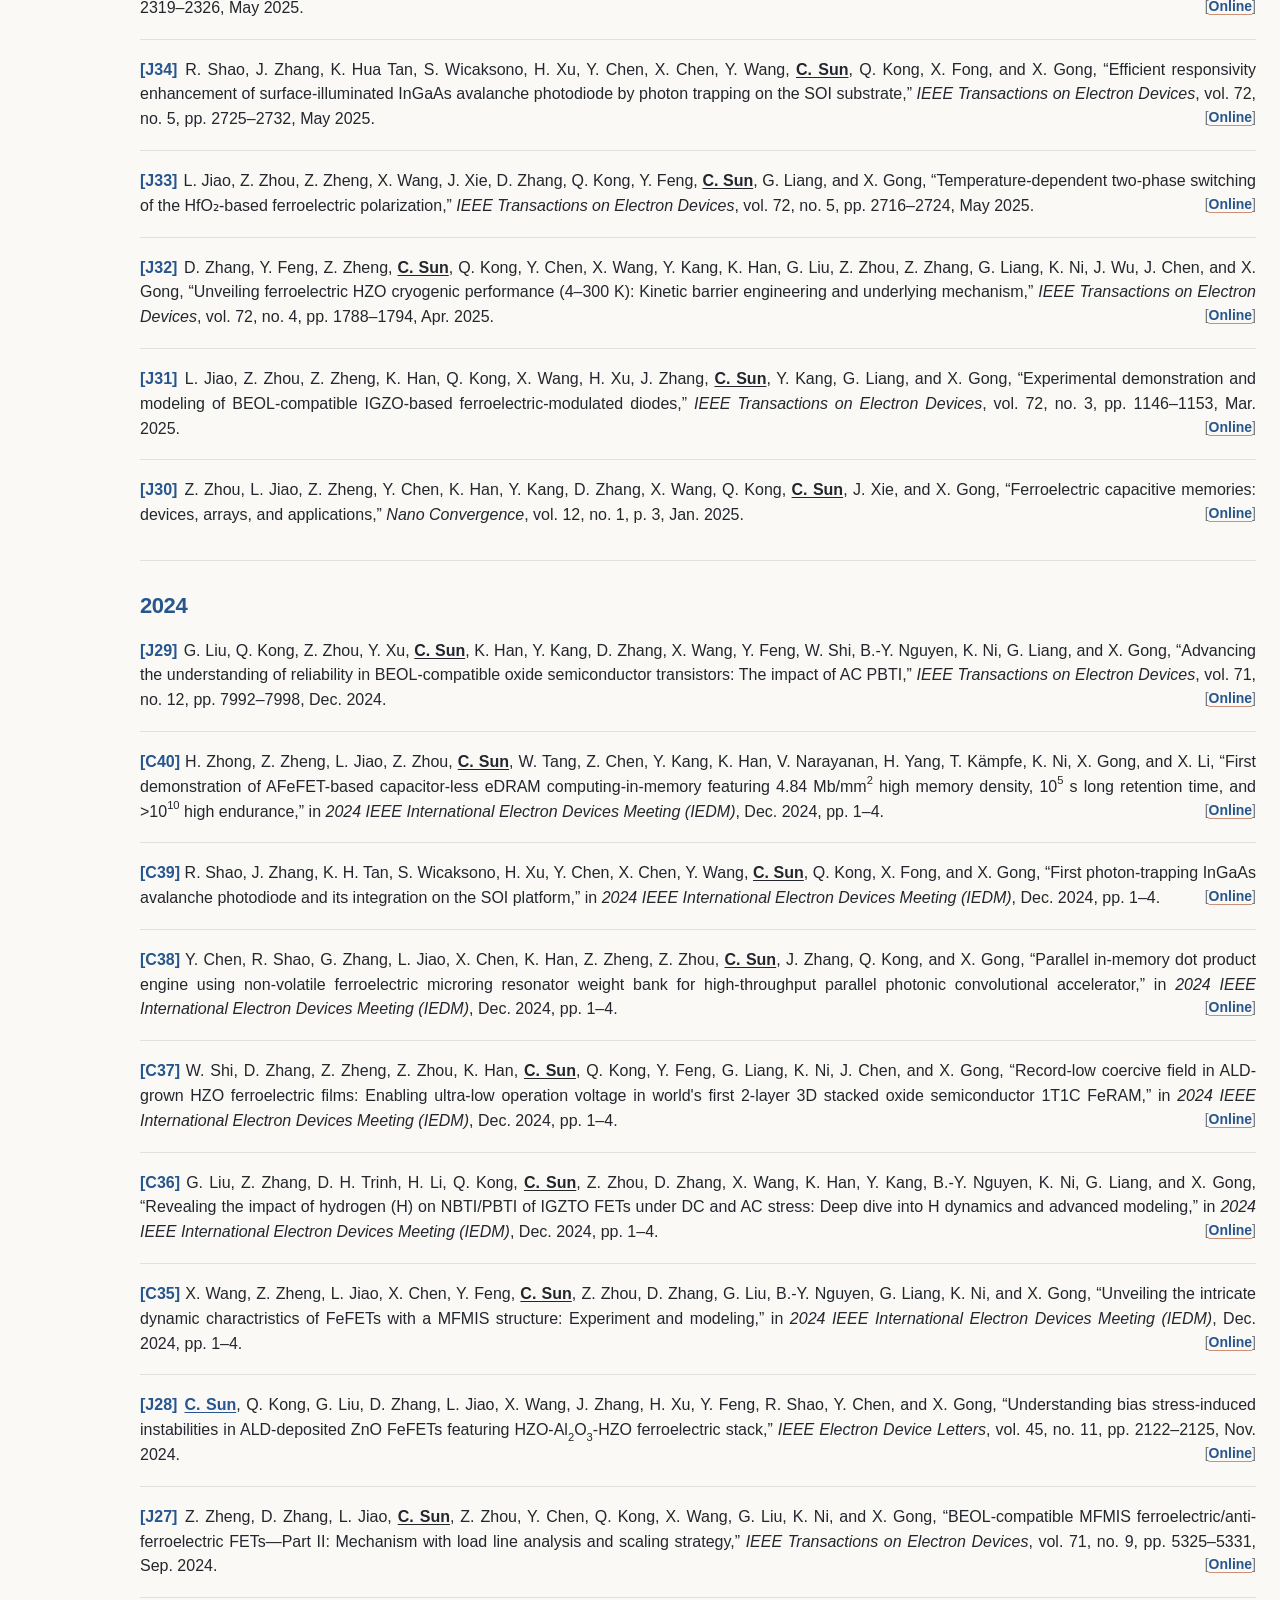
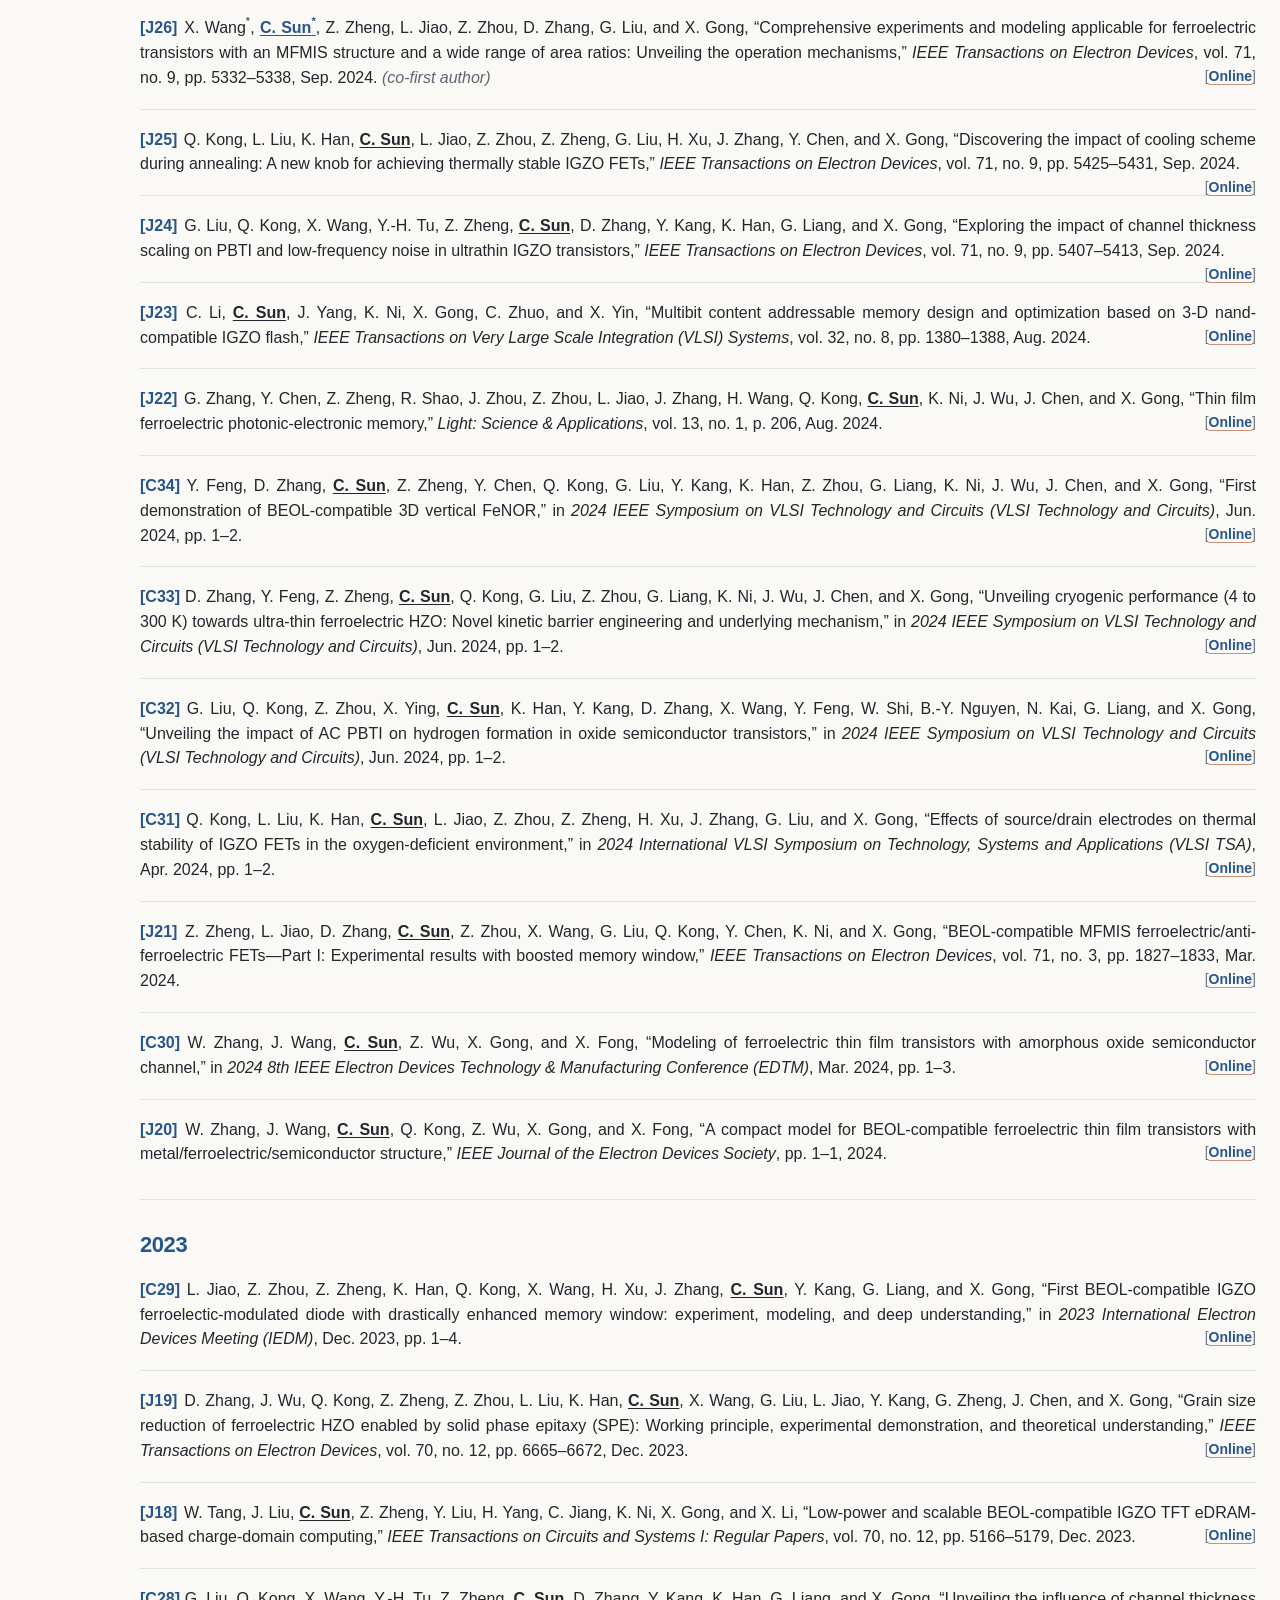
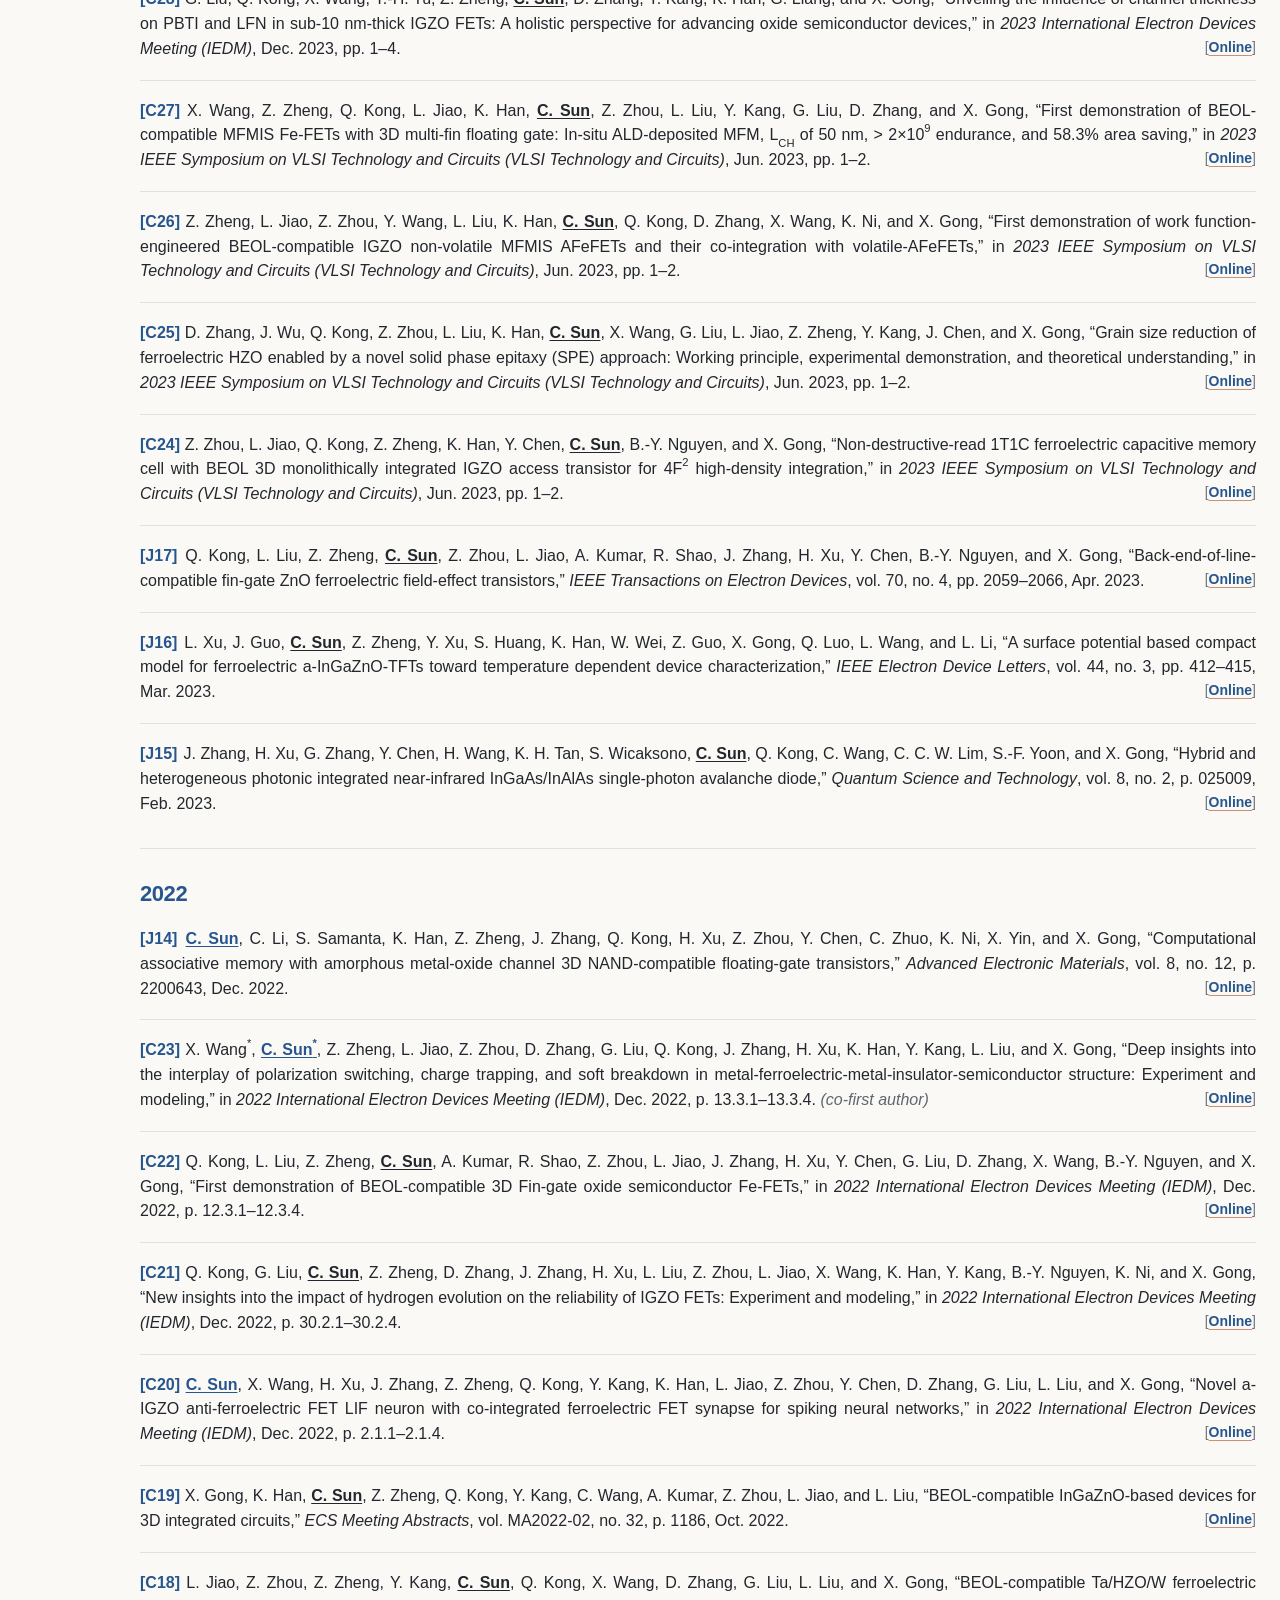
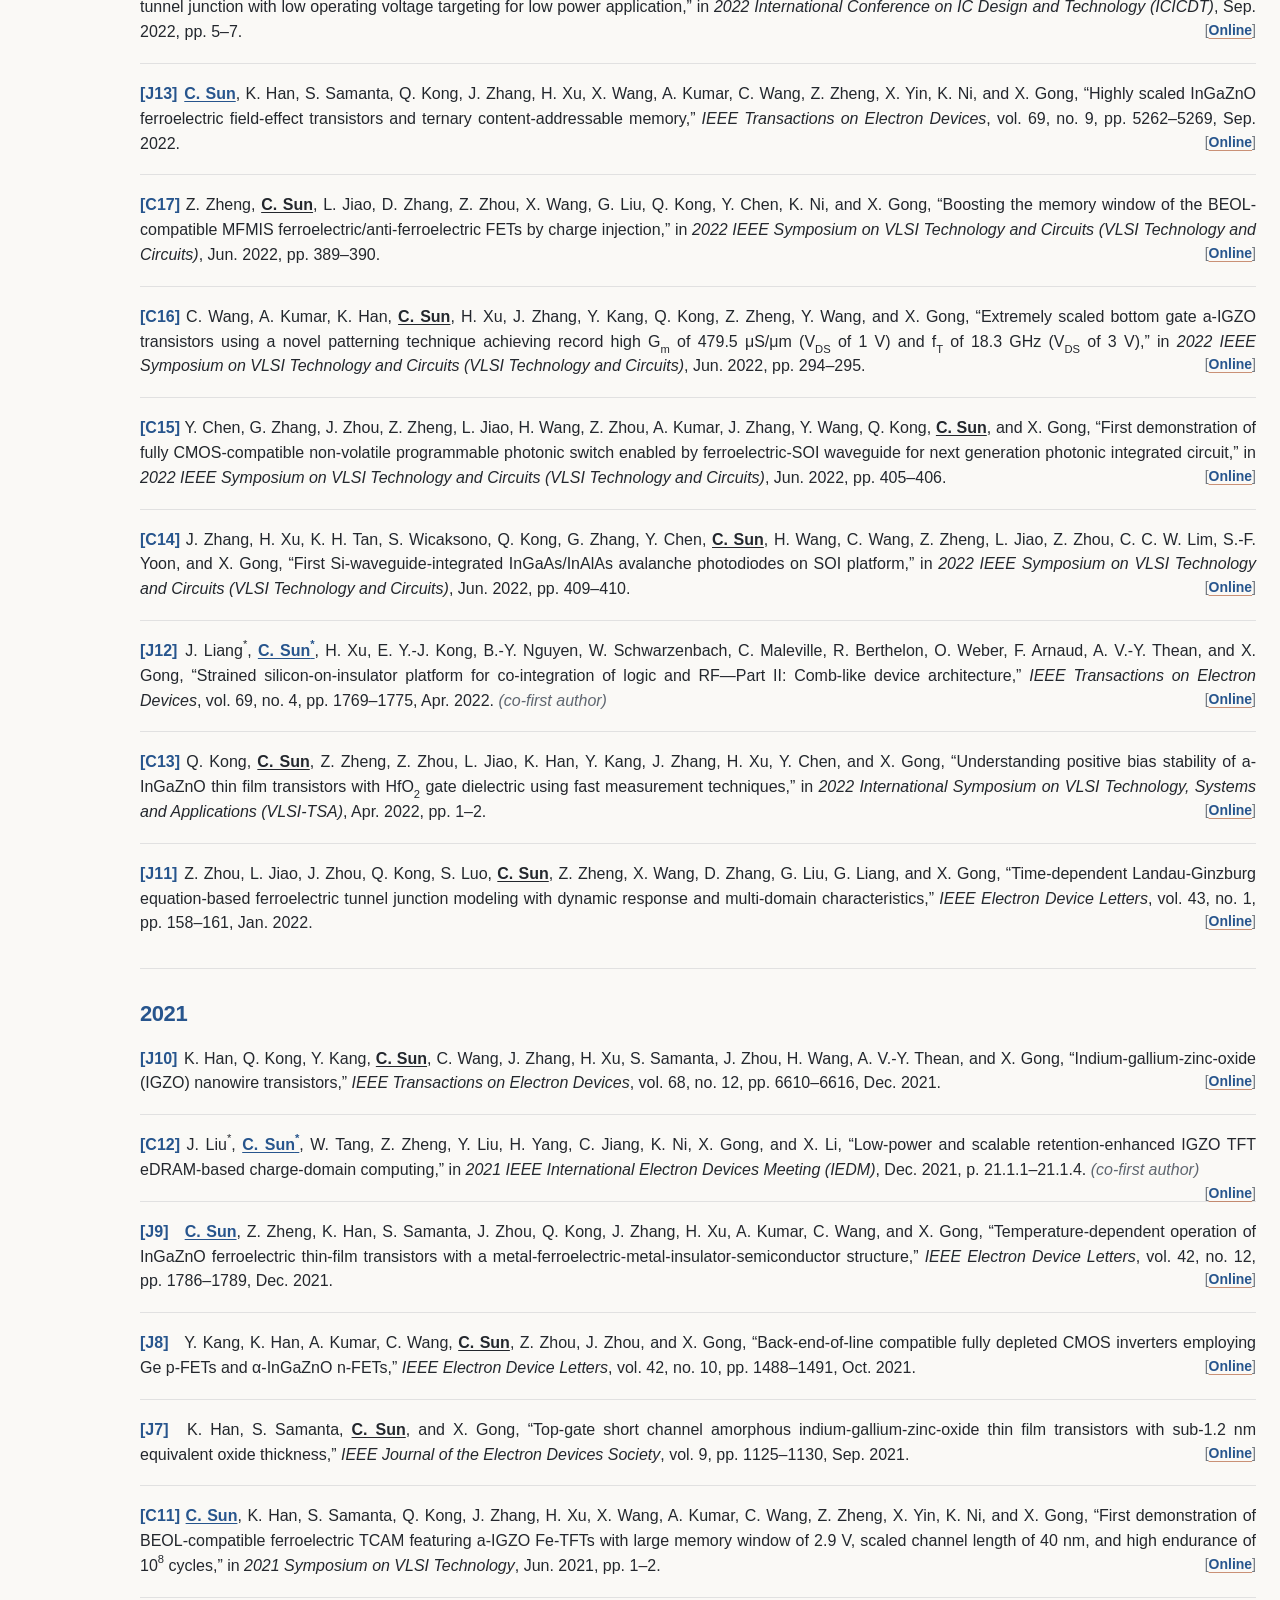
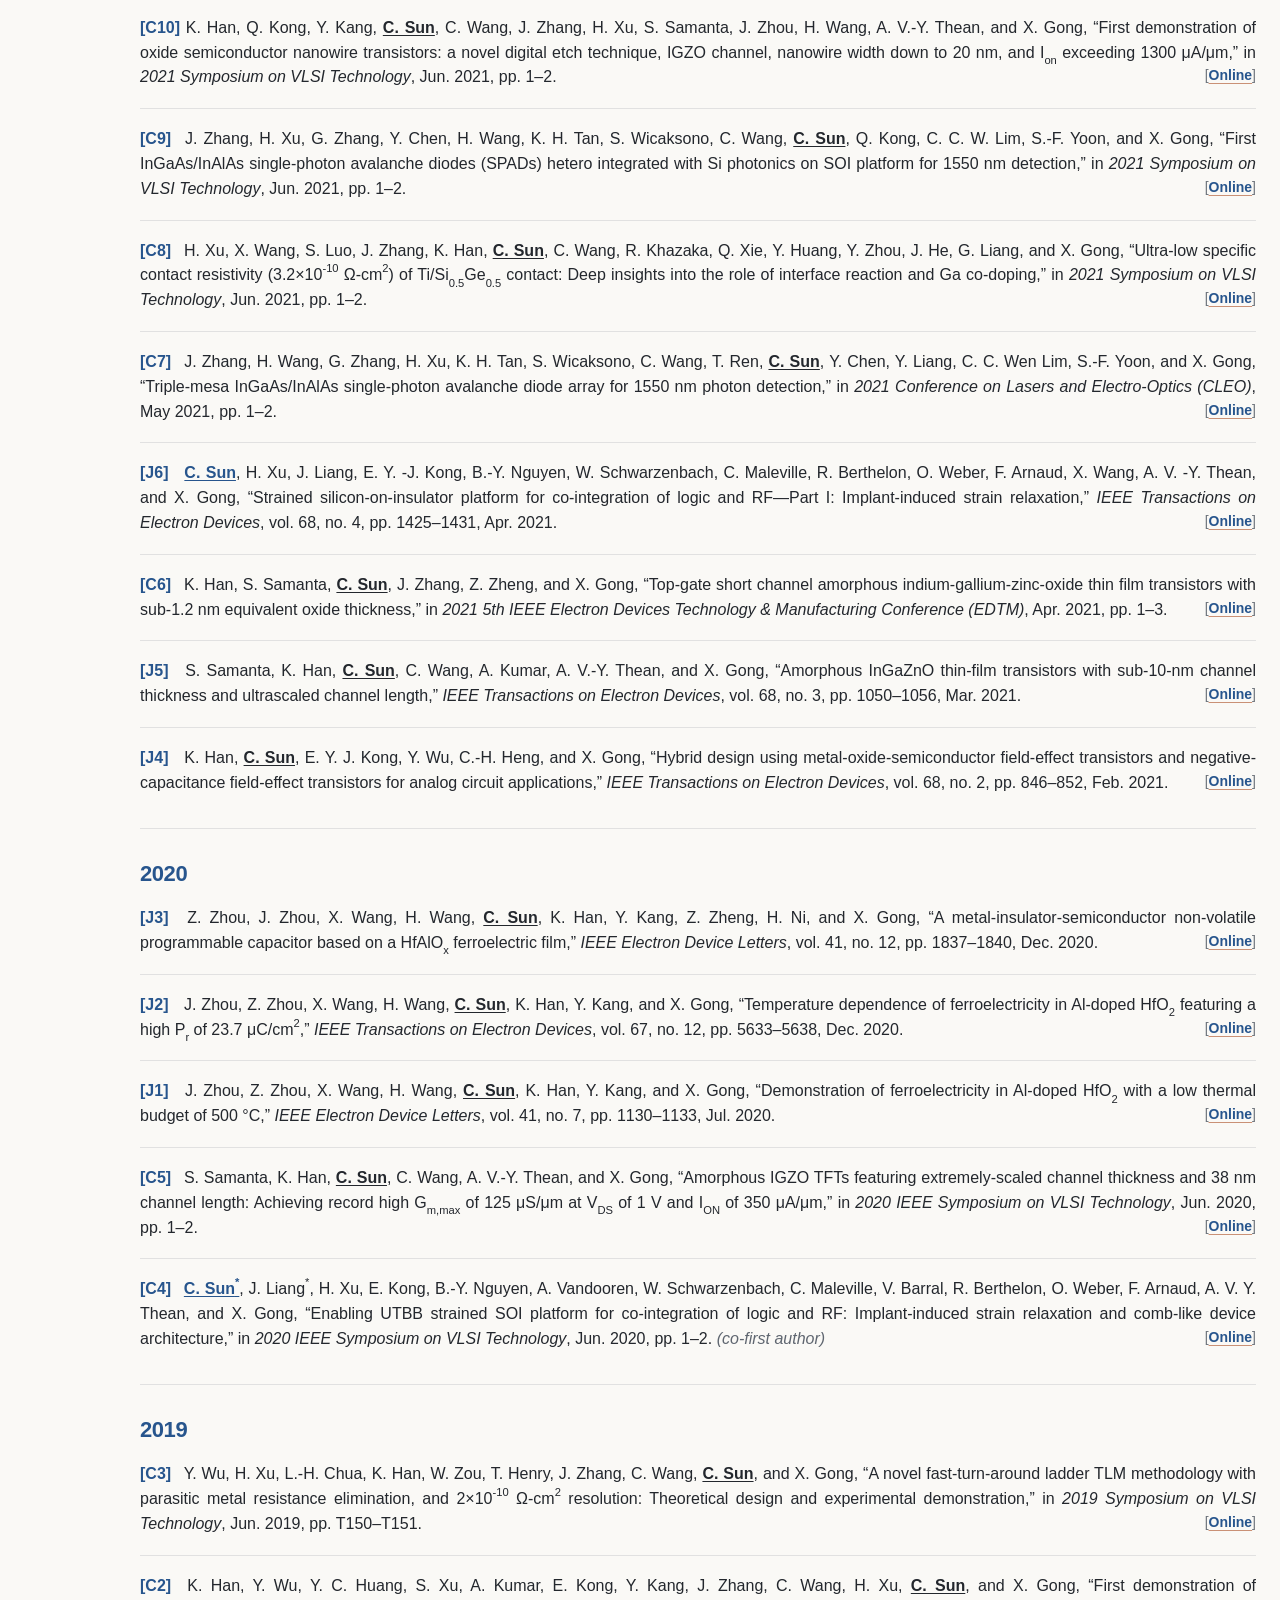
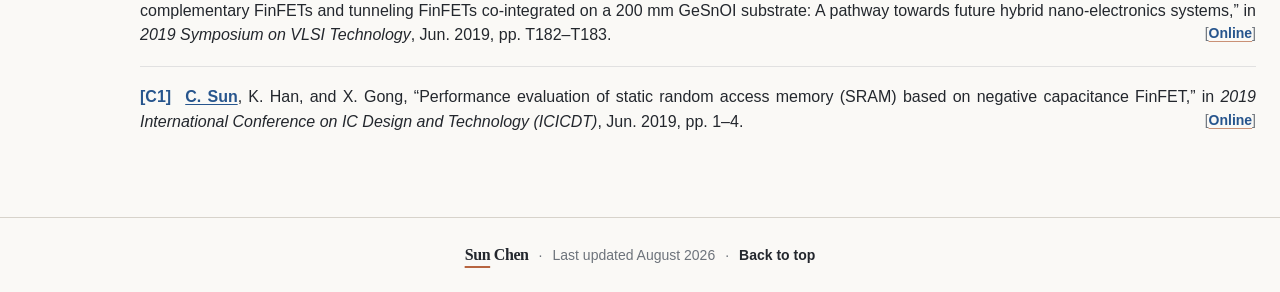
<file: publications/index.html>
<!doctype html>
<html lang="en">
  <head>
    <meta charset="utf-8" />
    <meta name="viewport" content="width=device-width, initial-scale=1" />
    <title>Publications | Sun Chen</title>
    <meta name="description" content="Complete list of Sun Chen's journal and conference publications in semiconductor devices, memory, and computing." />
    <link rel="icon" href="../assets/favicon/favicon.ico" sizes="any" />
    <link rel="icon" type="image/png" sizes="32x32" href="../assets/favicon/favicon-32x32.png" />
    <link rel="icon" type="image/png" sizes="16x16" href="../assets/favicon/favicon-16x16.png" />
    <link rel="apple-touch-icon" sizes="180x180" href="../assets/favicon/apple-touch-icon.png" />
    <link rel="stylesheet" href="../styles.css?v=20260821r52" />
    <script src="../assets/data/publications.js?v=20260821r2" defer></script>
    <script src="../assets/js/publications.js?v=20260821r8" defer></script>
  </head>
  <body class="publications-page">
    <a class="skip-link" href="#content">Skip to content</a>

    <header class="site-header" id="top">
      <div class="header-inner">
        <a class="wordmark" href="../" aria-label="Sun Chen, home"><span>Sun</span> Chen</a>
        <nav aria-label="Primary navigation">
          <a href="../#about">About</a>
          <a href="../#research">Research</a>
          <a href="../#publications" class="is-active">Publications</a>
          <a href="../#activities">Service</a>
          <a href="../#background">Background</a>
        </nav>
      </div>
    </header>

    <main id="content">
      <section class="section publications-index-section" aria-labelledby="all-publications-title">
        <div class="section-body publications-index-inner">
          <div class="publications-index-heading">
            <div>
              <h1 id="all-publications-title">Publications</h1>
              <p class="publications-index-intro">Complete list of journal and conference publications.</p>
            </div>
            <a class="publications-scholar-link" href="https://scholar.google.com/citations?user=x0WuDBgv8TEC&amp;hl=en" target="_blank" rel="noreferrer">Google Scholar <span aria-hidden="true">↗</span></a>
          </div>

          <aside class="publications-legend" aria-label="Publication notation">
            <p>Selected publications are featured on the homepage.</p>
            <p><sup>*</sup> Equal contribution <span aria-hidden="true">·</span> <sup>#</sup> Corresponding author</p>
          </aside>

          <div id="all-publications-list" class="all-publications-list" aria-live="polite">
            <noscript>Please enable JavaScript to view the complete publication list.</noscript>
          </div>
        </div>
      </section>
    </main>

    <footer>
      <div class="footer-inner">
        <a class="wordmark footer-wordmark" href="../"><span>Sun</span> Chen</a>
        <span class="footer-separator" aria-hidden="true">·</span>
        <p>Last updated August 2026</p>
        <span class="footer-separator" aria-hidden="true">·</span>
        <a class="back-to-top" href="#top">Back to top</a>
      </div>
    </footer>
  </body>
</html>
</file>
<file: styles.css>
:root {
  /* Color system */
  --paper: #faf9f6;
  --ink: #23272d;
  --muted: #5f6670;
  --quiet: #6d737b;
  --text-emphasis: #3f454d;
  --line: #d7d3cb;
  --line-subtle: rgba(95, 102, 112, 0.16);
  --blue: #27558d;
  --orange: #b76540;

  /* Font families */
  --serif: Georgia, "Times New Roman", serif;
  --sans: Inter, ui-sans-serif, -apple-system, BlinkMacSystemFont, "Segoe UI", sans-serif;

  /* Semantic type scale */
  --text-aux: 14px;
  --text-secondary: 15px;
  --text-body: 16px;
  --text-body-lg: 17px;
  --text-item-title: clamp(18px, 1.6vw, 19px);
  --text-group-heading: clamp(20px, 1.8vw, 22px);
  --text-section: clamp(30px, 3vw, 32px);
  --text-tagline: clamp(20px, 2vw, 21px);
  --text-hero: clamp(40px, 4.8vw, 52px);

  /* Line heights */
  --leading-tight: 1.16;
  --leading-heading: 1.3;
  --leading-compact: 1.45;
  --leading-body: 1.55;
  --leading-relaxed: 1.62;

  /* Font weights */
  --weight-regular: 400;
  --weight-medium: 500;
  --weight-semibold: 650;
  --weight-bold: 700;
}

* {
  box-sizing: border-box;
}

html {
  scroll-behavior: smooth;
  scroll-padding-top: 82px;
}

body {
  margin: 0;
  background: var(--paper);
  color: var(--ink);
  font-family: var(--sans);
  font-size: var(--text-body-lg);
  font-weight: var(--weight-regular);
  line-height: var(--leading-relaxed);
  text-rendering: optimizeLegibility;
}

a {
  color: inherit;
  text-decoration: none;
}

img {
  display: block;
  max-width: 100%;
}

::selection {
  background: var(--blue);
  color: #fff;
}

.skip-link {
  position: fixed;
  z-index: 100;
  top: 10px;
  left: 10px;
  padding: 8px 12px;
  background: var(--ink);
  color: #fff;
  transform: translateY(-160%);
}

.skip-link:focus {
  transform: translateY(0);
}

.site-header {
  position: sticky;
  z-index: 50;
  top: 0;
  background: var(--paper);
  border-bottom: 1px solid var(--line);
}

.header-inner,
.section,
.footer-inner {
  width: min(1240px, calc(100% - 48px));
  margin-inline: auto;
}

.header-inner {
  min-height: 64px;
  display: flex;
  align-items: center;
  justify-content: space-between;
  gap: 32px;
}

.wordmark {
  flex: none;
  font-family: var(--serif);
  font-size: 23px;
  font-weight: var(--weight-semibold);
  letter-spacing: -0.025em;
  line-height: 1;
}

.wordmark span {
  text-decoration-line: underline;
  text-decoration-color: var(--orange);
  text-decoration-thickness: 2px;
  text-underline-offset: 6px;
}

nav {
  display: flex;
  align-items: center;
  gap: 24px;
  color: var(--muted);
  font-size: var(--text-aux);
  font-weight: var(--weight-semibold);
}

nav a {
  position: relative;
  padding-block: 20px 18px;
}

nav a::after {
  position: absolute;
  right: 0;
  bottom: 13px;
  left: 0;
  height: 1px;
  background: currentColor;
  content: "";
  opacity: 0;
  transform: scaleX(0.45);
  transition: opacity 160ms ease, transform 160ms ease;
}

nav a.is-active::after,
nav a[aria-current="location"]::after {
  opacity: 0.55;
  transform: scaleX(1);
}

nav a:hover,
nav a:focus-visible,
.profile-links a:hover,
.profile-links a:focus-visible,
.back-to-top:hover,
.back-to-top:focus-visible {
  color: var(--blue);
}

.section {
  padding-block: 50px;
  border-bottom: 1px solid var(--line);
  scroll-margin-top: 78px;
}

.section-body {
  min-width: 0;
}

h1,
h2,
h3,
p {
  overflow-wrap: break-word;
}

h1,
h2 {
  margin: 0;
  font-size: var(--text-section);
  font-weight: var(--weight-semibold);
  letter-spacing: -0.035em;
  line-height: var(--leading-tight);
}

.profile-section {
  padding-block: 48px;
}

.profile-grid {
  display: grid;
  grid-template-columns: minmax(0, 1fr) 320px;
  gap: 24px;
  align-items: end;
}

.profile-sidebar {
  width: 320px;
}

.profile-photo {
  width: 235px;
  height: 289px;
  margin: 3px auto 0;
  overflow: hidden;
  border: 1px solid #cbc7be;
  background: #fff;
}

.profile-photo img {
  width: 100%;
  height: 100%;
  object-fit: cover;
  object-position: 68% 48%;
}

.profile-copy h1 {
  font-family: var(--serif);
  font-size: var(--text-hero);
  font-weight: var(--weight-medium);
  letter-spacing: -0.045em;
}

.profile-tagline {
  margin: 7px 0 0;
  color: var(--blue);
  font-size: var(--text-tagline);
  font-style: italic;
  font-weight: var(--weight-medium);
  line-height: var(--leading-heading);
}

.profile-meta {
  margin: 11px 0 0;
  color: var(--muted);
  font-size: var(--text-secondary);
  font-weight: var(--weight-regular);
  line-height: var(--leading-compact);
}

.about-copy {
  max-width: 880px;
  margin-top: 19px;
  color: var(--muted);
  font-size: var(--text-body);
  line-height: var(--leading-relaxed);
}

.about-copy p {
  margin: 0 0 9px;
}

.conference-link,
a.full-list-link-anchor,
a.paper-link-anchor,
.journal-list a {
  color: var(--blue);
  text-decoration: underline;
  text-decoration-color: rgba(183, 101, 64, 0.7);
  text-underline-offset: 3px;
  transition: color 160ms ease, text-decoration-color 160ms ease;
}

.conference-link:hover,
.conference-link:focus-visible,
a.full-list-link-anchor:hover,
a.full-list-link-anchor:focus-visible,
a.paper-link-anchor:hover,
a.paper-link-anchor:focus-visible,
.journal-list a:hover,
.journal-list a:focus-visible {
  color: var(--orange);
  text-decoration-color: currentColor;
}

.about-copy p,
.service-entry > p:not(.activity-label),
.timeline .dissertation {
  text-align: justify;
  text-justify: inter-word;
  text-align-last: left;
  hyphens: auto;
}

.research-interests {
  display: flex;
  flex-wrap: wrap;
  gap: 3px 0;
  margin: 12px 0 0;
  color: var(--text-emphasis);
  font-size: var(--text-aux);
  font-weight: var(--weight-semibold);
  line-height: var(--leading-compact);
}

.research-interests span:not(:last-child)::after {
  content: "·";
  margin: 0 7px;
  color: var(--quiet);
  font-weight: var(--weight-regular);
}

.profile-links {
  display: flex;
  align-items: center;
  flex-wrap: wrap;
  justify-content: center;
  gap: 18px;
  margin-top: 15px;
}

.profile-links a {
  display: inline-flex;
  width: 26px;
  height: 26px;
  align-items: center;
  justify-content: center;
  color: #4d5d70;
  transition: color 160ms ease;
}

.profile-links svg {
  display: block;
  width: 22px;
  height: 22px;
  fill: currentColor;
}

.research-metrics {
  display: flex;
  flex-direction: column;
  align-items: center;
  margin: 12px 0 0;
  color: var(--muted);
  font-size: var(--text-aux);
  line-height: var(--leading-compact);
  text-align: center;
}

.research-metrics > span {
  white-space: nowrap;
}

.research-metrics strong {
  color: var(--ink);
  font-size: inherit;
  font-weight: var(--weight-semibold);
}

.research-metrics .metrics-date {
  margin-top: 2px;
  color: var(--quiet);
  font-size: var(--text-aux);
  font-weight: var(--weight-regular);
  line-height: var(--leading-compact);
}

.research-section {
  padding-block: 50px;
}

.research-overview {
  width: min(1020px, 100%);
  margin: 18px auto 0;
}

.research-overview-platform {
  margin: 0;
  color: var(--blue);
  font-size: var(--text-body-lg);
  font-weight: var(--weight-semibold);
  letter-spacing: 0.025em;
  line-height: var(--leading-compact);
  text-align: center;
}

.research-overview-platform::after {
  display: block;
  width: 68%;
  margin: 8px auto 0;
  border-top: 1px solid rgba(39, 85, 141, 0.18);
  content: "";
}

.research-overview-areas {
  display: grid;
  grid-template-columns: repeat(3, minmax(0, 1fr));
  gap: 14px;
  margin: 8px 0 0;
  padding: 0;
  list-style: none;
}

.research-overview-areas li {
  display: grid;
  place-items: center;
  min-height: 56px;
  padding: 6px 14px;
  border: 1px solid var(--line-subtle);
  border-radius: 5px;
  background: rgba(255, 255, 255, 0.18);
  color: var(--ink);
  font-size: var(--text-body);
  font-weight: var(--weight-semibold);
  line-height: var(--leading-heading);
  text-align: center;
}

.research-themes {
  display: grid;
  grid-template-columns: 1fr;
  margin-top: 34px;
}

.research-theme {
  display: grid;
  grid-template-columns: minmax(0, 48fr) minmax(0, 52fr);
  grid-template-areas: "visual copy";
  align-items: center;
  column-gap: clamp(24px, 2vw, 32px);
}

.research-theme + .research-theme {
  margin-top: 24px;
  padding-top: 24px;
  border-top: 1px solid var(--line-subtle);
}

.research-theme--visual-right {
  grid-template-columns: minmax(0, 52fr) minmax(0, 48fr);
  grid-template-areas: "copy visual";
}

.research-visual {
  grid-area: visual;
  width: 100%;
  min-width: 0;
  margin: 0;
  aspect-ratio: 3 / 2;
}

.research-visual--wide {
  aspect-ratio: 15 / 8;
}

.research-visual img {
  width: 100%;
  height: 100%;
  object-fit: contain;
}

.research-figure-placeholder {
  display: grid;
  place-items: center;
  border: 1px solid rgba(95, 102, 112, 0.1);
  background: rgba(95, 102, 112, 0.025);
  color: var(--quiet);
  font-size: var(--text-aux);
  letter-spacing: 0.02em;
}

.research-theme-copy {
  grid-area: copy;
  min-width: 0;
}

.research-theme h3 {
  margin: 0 0 8px;
  color: var(--blue);
  font-size: calc(var(--text-group-heading) - 1px);
  font-weight: var(--weight-semibold);
  letter-spacing: -0.016em;
  line-height: var(--leading-heading);
  text-align: center;
}

.research-theme-description {
  margin: 0;
  color: var(--muted);
  font-size: var(--text-body);
  line-height: var(--leading-body);
  text-align: justify;
  text-align-last: left;
  text-justify: inter-word;
  hyphens: auto;
}

.research-selected-work {
  display: flex;
  flex-wrap: wrap;
  align-items: baseline;
  gap: 2px 12px;
  margin: 11px 0 0;
}

.research-selected-work-label {
  flex: none;
  color: var(--quiet);
  font-size: var(--text-aux);
  font-weight: var(--weight-medium);
  line-height: var(--leading-compact);
}

.research-selected-work-links {
  flex: 1 1 220px;
  min-width: 0;
  color: var(--quiet);
  font-size: var(--text-aux);
  font-weight: var(--weight-semibold);
  line-height: var(--leading-compact);
}

a.research-work-link {
  color: var(--blue);
  text-decoration: underline;
  text-decoration-color: rgba(183, 101, 64, 0.7);
  text-underline-offset: 3px;
  transition: color 160ms ease, text-decoration-color 160ms ease;
  white-space: nowrap;
}

a.research-work-link:hover,
a.research-work-link:focus-visible {
  color: var(--orange);
  text-decoration-color: currentColor;
}

.research-work-separator {
  display: inline-block;
  margin-inline: 6px;
  color: var(--quiet);
  font-weight: var(--weight-regular);
}

.timeline {
  margin-top: 24px;
}

.timeline article {
  display: grid;
  grid-template-columns: 150px 1fr;
  gap: 28px;
  padding: 8px 0;
}

.timeline-date {
  margin: 2px 0 0;
  color: var(--blue);
  font-size: var(--text-aux);
  font-weight: var(--weight-semibold);
  line-height: var(--leading-compact);
}

.timeline h3,
.service-entry h3 {
  margin: 0 0 2px;
  font-weight: var(--weight-semibold);
  letter-spacing: -0.015em;
  line-height: var(--leading-heading);
}

.timeline h3 {
  font-size: var(--text-item-title);
}

.timeline article div p {
  margin: 0;
  color: var(--muted);
  font-size: var(--text-body);
  line-height: var(--leading-body);
}

.timeline article div .dissertation {
  margin-top: 4px;
  color: var(--quiet);
  font-size: var(--text-aux);
  line-height: var(--leading-compact);
}

.publications-section {
  padding-block: 50px;
}

.section-title-row {
  display: flex;
  align-items: baseline;
  flex-wrap: wrap;
  gap: 8px 16px;
}

.full-list-link {
  font-size: var(--text-aux);
  font-weight: var(--weight-semibold);
}

.publication-list {
  border-top: 1px solid var(--line-subtle);
}

.publication-group-title {
  margin: 0;
  padding: 30px 0 4px;
  color: var(--blue);
  font-size: var(--text-group-heading);
  font-weight: var(--weight-semibold);
  letter-spacing: -0.012em;
  line-height: var(--leading-heading);
}

.publication-group-title:first-child {
  padding-top: 28px;
}

.publication {
  display: grid;
  grid-template-columns: 232px minmax(0, 1fr);
  gap: 28px;
  align-items: start;
  padding-block: 22px;
  border-bottom: 1px solid var(--line-subtle);
}

.publication-group-title + .publication {
  padding-top: 14px;
}

.paper-thumb {
  display: block;
  align-self: start;
  position: relative;
  margin-top: 6px;
  aspect-ratio: 9 / 5;
  overflow: hidden;
  border: 1px solid #d1cec7;
  background: #fff;
}

.paper-thumb img {
  width: 100%;
  height: 100%;
  object-fit: cover;
  object-position: center;
}

.paper-thumb::before {
  position: absolute;
  z-index: 2;
  top: 0;
  left: 50%;
  box-sizing: border-box;
  padding: 4px 8px;
  border-radius: 3px;
  background: #243a56;
  color: #fff;
  content: attr(data-badge);
  font-size: var(--text-aux);
  font-weight: var(--weight-bold);
  letter-spacing: 0.01em;
  line-height: 1;
  text-align: center;
  transform: translateX(-50%);
  white-space: nowrap;
}

.paper-thumb-pending {
  cursor: default;
}

.paper-year,
.activity-label {
  margin: 0;
  color: var(--blue);
  font-size: var(--text-aux);
  font-weight: var(--weight-bold);
  letter-spacing: 0.02em;
  line-height: var(--leading-compact);
}

.paper-copy h3 {
  margin: 0 0 8px;
  font-size: var(--text-item-title);
  font-weight: var(--weight-semibold);
  letter-spacing: -0.018em;
  line-height: var(--leading-heading);
  text-align: justify;
  text-align-last: left;
  text-justify: inter-word;
  hyphens: auto;
}

.paper-copy h3 sub,
.paper-copy h3 sup {
  font-size: 0.7em;
  line-height: 0;
}

.paper-authors {
  margin: 0;
  color: var(--muted);
  font-size: var(--text-body);
  line-height: var(--leading-compact);
  text-align: justify;
  text-align-last: left;
  text-justify: inter-word;
  hyphens: auto;
}

.paper-authors strong {
  color: var(--ink);
  text-decoration: underline;
  text-decoration-color: var(--ink);
  text-underline-offset: 2px;
}

.paper-copy {
  min-width: 0;
  align-self: start;
}

.paper-authors sup {
  font-size: 0.7em;
  line-height: 0;
  vertical-align: super;
}

.paper-role {
  margin-left: 5px;
  color: var(--quiet);
  font-size: var(--text-aux);
  font-weight: var(--weight-semibold);
  font-style: italic;
}

.paper-meta {
  display: flex;
  align-items: center;
  flex-wrap: wrap;
  gap: 5px 14px;
  margin-top: 8px;
}

.paper-meta .paper-year {
  flex-basis: 100%;
  font-size: var(--text-aux);
  line-height: var(--leading-compact);
}

.paper-link {
  display: inline-block;
  margin-top: 7px;
  font-size: var(--text-aux);
  font-weight: var(--weight-semibold);
}

.paper-meta .paper-link {
  flex: 0 0 auto;
  width: fit-content;
  margin-top: 0;
}

.paper-link-pending {
  color: var(--quiet);
}

.service-entry {
  margin-top: 24px;
}

.service-entry h3 {
  margin-top: 8px;
  font-size: var(--text-group-heading);
}

.journal-list {
  display: grid;
  grid-template-columns: repeat(2, minmax(0, 1fr));
  gap: 7px 48px;
  margin: 10px 0 0;
  padding: 0;
  color: var(--muted);
  font-size: var(--text-body);
  line-height: var(--leading-compact);
  list-style: none;
}

.journal-list li {
  position: relative;
  padding-left: 15px;
}

.journal-list li::before {
  position: absolute;
  top: 0.66em;
  left: 0;
  width: 4px;
  height: 4px;
  border-radius: 50%;
  background: var(--blue);
  content: "";
}

.background-section {
  border-bottom: 0;
}

footer {
  border-top: 1px solid var(--line);
  color: var(--quiet);
}

.footer-inner {
  min-height: 74px;
  display: flex;
  align-items: center;
  justify-content: center;
  gap: 10px;
  font-size: var(--text-aux);
  line-height: var(--leading-compact);
}

.footer-wordmark {
  color: var(--ink);
  font-size: 16px;
}

.footer-inner p {
  margin: 0;
  text-align: center;
}

.footer-separator {
  color: var(--quiet);
}

.back-to-top {
  color: var(--ink);
  font-weight: var(--weight-semibold);
}

a:focus-visible {
  outline: 2px solid var(--orange);
  outline-offset: 3px;
}

.publications-index-section {
  min-height: calc(100vh - 139px);
  padding-block: 50px;
  border-bottom: 0;
}

.publications-index-inner {
  min-width: 0;
}

.publications-index-heading {
  display: flex;
  align-items: end;
  justify-content: space-between;
  gap: 24px 40px;
  padding-bottom: 27px;
  border-bottom: 1px solid var(--line);
}

.publications-index-heading h1 {
  font-family: var(--sans);
  font-size: var(--text-section);
  font-weight: var(--weight-semibold);
  letter-spacing: -0.035em;
}

.publications-index-intro {
  margin: 10px 0 0;
  color: var(--muted);
  font-size: var(--text-body);
  line-height: var(--leading-body);
}

.publications-scholar-link,
.bibliography-links a {
  color: var(--blue);
  font-size: var(--text-secondary);
  font-weight: var(--weight-semibold);
  text-decoration: underline;
  text-decoration-color: rgba(183, 101, 64, 0.7);
  text-underline-offset: 3px;
  transition: color 160ms ease, text-decoration-color 160ms ease;
}

.publications-scholar-link {
  flex: none;
  margin-bottom: 5px;
}

.publications-scholar-link:hover,
.publications-scholar-link:focus-visible,
.bibliography-links a:hover,
.bibliography-links a:focus-visible {
  color: var(--orange);
  text-decoration-color: currentColor;
}

.publications-legend {
  display: flex;
  align-items: center;
  justify-content: space-between;
  gap: 12px 28px;
  margin: 20px 0 0;
  color: var(--quiet);
  font-size: var(--text-aux);
  line-height: var(--leading-compact);
}

.publications-legend p {
  margin: 0;
}

.all-publications-list {
  display: grid;
  grid-template-columns: 92px minmax(0, 1fr);
  gap: 24px;
  margin-top: 36px;
}

.bibliography-year-nav {
  min-width: 0;
}

.bibliography-year-list {
  position: sticky;
  top: 88px;
  display: grid;
  gap: 4px;
  margin: 0;
  padding: 0;
  list-style: none;
}

.bibliography-year-list a {
  display: inline-block;
  color: var(--quiet);
  font-size: var(--text-secondary);
  font-weight: var(--weight-semibold);
  letter-spacing: -0.01em;
  line-height: var(--leading-compact);
  transition: color 160ms ease;
}

.bibliography-year-list a:hover,
.bibliography-year-list a:focus-visible,
.bibliography-year-list a.is-active {
  color: var(--blue);
}

.bibliography-year-list a.is-active {
  font-weight: var(--weight-bold);
}

.bibliography-year-groups {
  min-width: 0;
}

.bibliography-year-group {
  padding-block: 31px 14px;
  border-top: 1px solid var(--line-subtle);
  scroll-margin-top: 0;
}

.bibliography-year-group:first-child {
  padding-top: 0;
  border-top: 0;
}

.bibliography-year-heading {
  margin: 0 0 18px;
  color: var(--blue);
  font-family: var(--sans);
  font-size: var(--text-group-heading);
  font-weight: var(--weight-semibold);
  letter-spacing: -0.02em;
  line-height: var(--leading-heading);
}

.bibliography-number {
  display: inline-block;
  min-width: 39px;
  color: var(--blue);
  font-weight: var(--weight-bold);
  text-align: left;
  white-space: nowrap;
}

.bibliography-list {
  min-width: 0;
  margin: 0;
  padding: 0;
  list-style: none;
}

.bibliography-item {
  padding: 0 0 18px;
}

.bibliography-item + .bibliography-item {
  padding-top: 18px;
  border-top: 1px solid var(--line-subtle);
}

.bibliography-citation {
  margin: 0;
  color: var(--ink);
  font-family: var(--sans);
  font-size: var(--text-body);
  line-height: var(--leading-body);
  text-align: justify;
  text-align-last: left;
  text-justify: inter-word;
  hyphens: auto;
  overflow-wrap: anywhere;
}

.bibliography-citation cite {
  font-style: italic;
}

.bibliography-sun-author {
  color: inherit;
  font-weight: var(--weight-bold);
  text-decoration: underline;
  text-decoration-thickness: 1px;
  text-underline-offset: 2px;
}

.bibliography-item.is-selected .bibliography-sun-author {
  color: var(--blue);
}

.bibliography-role {
  color: var(--muted);
  font-style: italic;
}

.bibliography-links {
  float: right;
  margin-left: 18px;
  color: var(--quiet);
  font-size: var(--text-aux);
  line-height: inherit;
  text-align: right;
  white-space: nowrap;
}

.bibliography-links a {
  font-size: inherit;
}

.bibliography-citation sub,
.bibliography-citation sup {
  position: relative;
  font-size: 0.7em;
  line-height: 0;
}

.bibliography-citation sub {
  top: 0.18em;
}

.bibliography-citation sup {
  top: -0.15em;
}

.publications-legend sup {
  position: relative;
  top: -0.08em;
  font-size: 1em;
  font-weight: var(--weight-semibold);
  line-height: 0;
}

@media (max-width: 820px) {
  .header-inner,
  .section,
  .footer-inner {
    width: min(100% - 40px, 720px);
  }

  nav {
    gap: 16px;
  }

  .publications-index-section {
    padding-block: 50px 58px;
  }

  .all-publications-list {
    grid-template-columns: 72px minmax(0, 1fr);
    gap: 20px;
  }

  .profile-grid {
    grid-template-columns: minmax(0, 1fr) 280px;
    gap: 24px;
    align-items: start;
  }

  .profile-sidebar {
    width: 280px;
  }

  .profile-photo {
    width: 200px;
    height: 246px;
  }

  .research-themes {
    margin-top: 34px;
  }

  .research-theme,
  .research-theme--visual-right {
    grid-template-columns: 1fr;
    grid-template-areas:
      "visual"
      "copy";
    gap: 24px;
  }

  .research-theme + .research-theme {
    margin-top: 22px;
    padding-top: 22px;
  }

  .publication {
    grid-template-columns: 220px minmax(0, 1fr);
    gap: 24px;
  }
}

@media (max-width: 700px) {
  .profile-grid {
    grid-template-columns: 1fr;
    gap: 20px;
    align-items: start;
  }

  .profile-photo {
    width: min(240px, 64vw);
    aspect-ratio: 235 / 289;
    height: auto;
  }

  .profile-sidebar {
    width: min(100%, 320px);
    justify-self: center;
    order: 2;
  }

  .research-metrics > span {
    white-space: normal;
  }

  .profile-copy {
    display: contents;
  }

  .profile-identity {
    order: 1;
  }

  .about-copy {
    order: 3;
    margin-top: 18px;
  }

  .research-interests {
    order: 4;
  }

  .header-inner {
    min-height: auto;
    align-items: flex-start;
    flex-direction: column;
    justify-content: center;
    gap: 5px;
    padding-block: 8px 6px;
  }

  nav {
    width: 100%;
    justify-content: space-between;
    gap: 10px;
    overflow-x: auto;
    scrollbar-width: none;
  }

  nav::-webkit-scrollbar {
    display: none;
  }

  nav a {
    flex: none;
    padding-block: 0 6px;
  }

  nav a::after {
    bottom: 0;
  }

  .research-themes {
    margin-top: 30px;
  }

  .research-theme,
  .research-theme--visual-right {
    gap: 20px;
  }

  .research-theme + .research-theme {
    margin-top: 20px;
    padding-top: 20px;
  }
}

@media (max-width: 620px) {
  :root {
    --text-aux: 13px;
    --text-secondary: 14px;
    --text-body: 15px;
    --text-body-lg: 16px;
    --text-item-title: clamp(17px, 4.6vw, 18px);
    --text-group-heading: clamp(18px, 5vw, 20px);
    --text-section: clamp(28px, 7.5vw, 30px);
    --text-tagline: clamp(18px, 5vw, 19px);
    --text-hero: clamp(38px, 10.5vw, 42px);
  }

  .service-entry > p:not(.activity-label),
  .timeline .dissertation {
    text-align: left;
    hyphens: none;
  }

  .header-inner,
  .section,
  .footer-inner {
    width: calc(100% - 30px);
  }

  .section {
    padding-block: 42px;
  }

  .publications-index-section {
    padding-block: 43px 50px;
  }

  .publications-index-heading {
    display: block;
    padding-bottom: 22px;
  }

  .publications-index-intro {
    margin-top: 8px;
  }

  .publications-scholar-link {
    display: inline-block;
    margin: 14px 0 0;
  }

  .publications-legend {
    display: block;
    margin-top: 17px;
  }

  .publications-legend p + p {
    margin-top: 4px;
  }

  .all-publications-list {
    display: block;
    margin-top: 28px;
  }

  .bibliography-year-nav {
    position: sticky;
    z-index: 20;
    top: 63px;
    padding-block: 8px;
    border-block: 1px solid var(--line-subtle);
    background: var(--paper);
  }

  .bibliography-year-list {
    position: static;
    display: flex;
    gap: 18px;
    overflow-x: auto;
    scrollbar-width: none;
  }

  .bibliography-year-list::-webkit-scrollbar {
    display: none;
  }

  .bibliography-year-list a {
    flex: none;
    font-size: var(--text-secondary);
  }

  .bibliography-year-groups {
    margin-top: 20px;
  }

  .bibliography-year-group {
    padding-block: 27px 10px;
    scroll-margin-top: 24px;
  }

  .bibliography-year-heading {
    margin-bottom: 16px;
  }

  .bibliography-item {
    padding-bottom: 16px;
  }

  .bibliography-item + .bibliography-item {
    padding-top: 16px;
  }

  .profile-section {
    padding-block: 40px;
  }

  .profile-meta {
    margin-top: 7px;
  }

  .research-section {
    padding-block: 42px;
  }

  .research-overview {
    margin-top: 16px;
  }

  .research-overview-platform {
    padding-inline: 10px;
  }

  .research-overview-platform::after {
    width: 56%;
    margin-top: 7px;
  }

  .research-overview-areas {
    grid-template-columns: 1fr;
    gap: 9px;
    margin-top: 8px;
  }

  .research-overview-areas li {
    min-height: 54px;
    padding: 6px 14px;
  }

  .timeline article {
    grid-template-columns: 1fr;
  }

  .timeline article {
    gap: 2px;
  }

  .journal-list {
    grid-template-columns: 1fr;
    gap: 7px;
  }

  .publication {
    grid-template-columns: 1fr;
    gap: 15px;
    padding-block: 22px;
  }

  .publication-group-title + .publication {
    padding-top: 14px;
  }

  .paper-thumb {
    width: min(100%, 360px);
    margin-top: 0;
  }

  .publication-group-title {
    padding: 26px 0 3px;
  }

  .publication-group-title:first-child {
    padding-top: 26px;
  }

  .footer-inner {
    min-height: 76px;
    gap: 7px;
  }
}

@media (max-width: 390px) {
  .profile-photo {
    width: min(225px, 62vw);
  }

  .profile-sidebar {
    width: 100%;
  }

}

@media (prefers-reduced-motion: reduce) {
  html {
    scroll-behavior: auto;
  }
}
</file>
